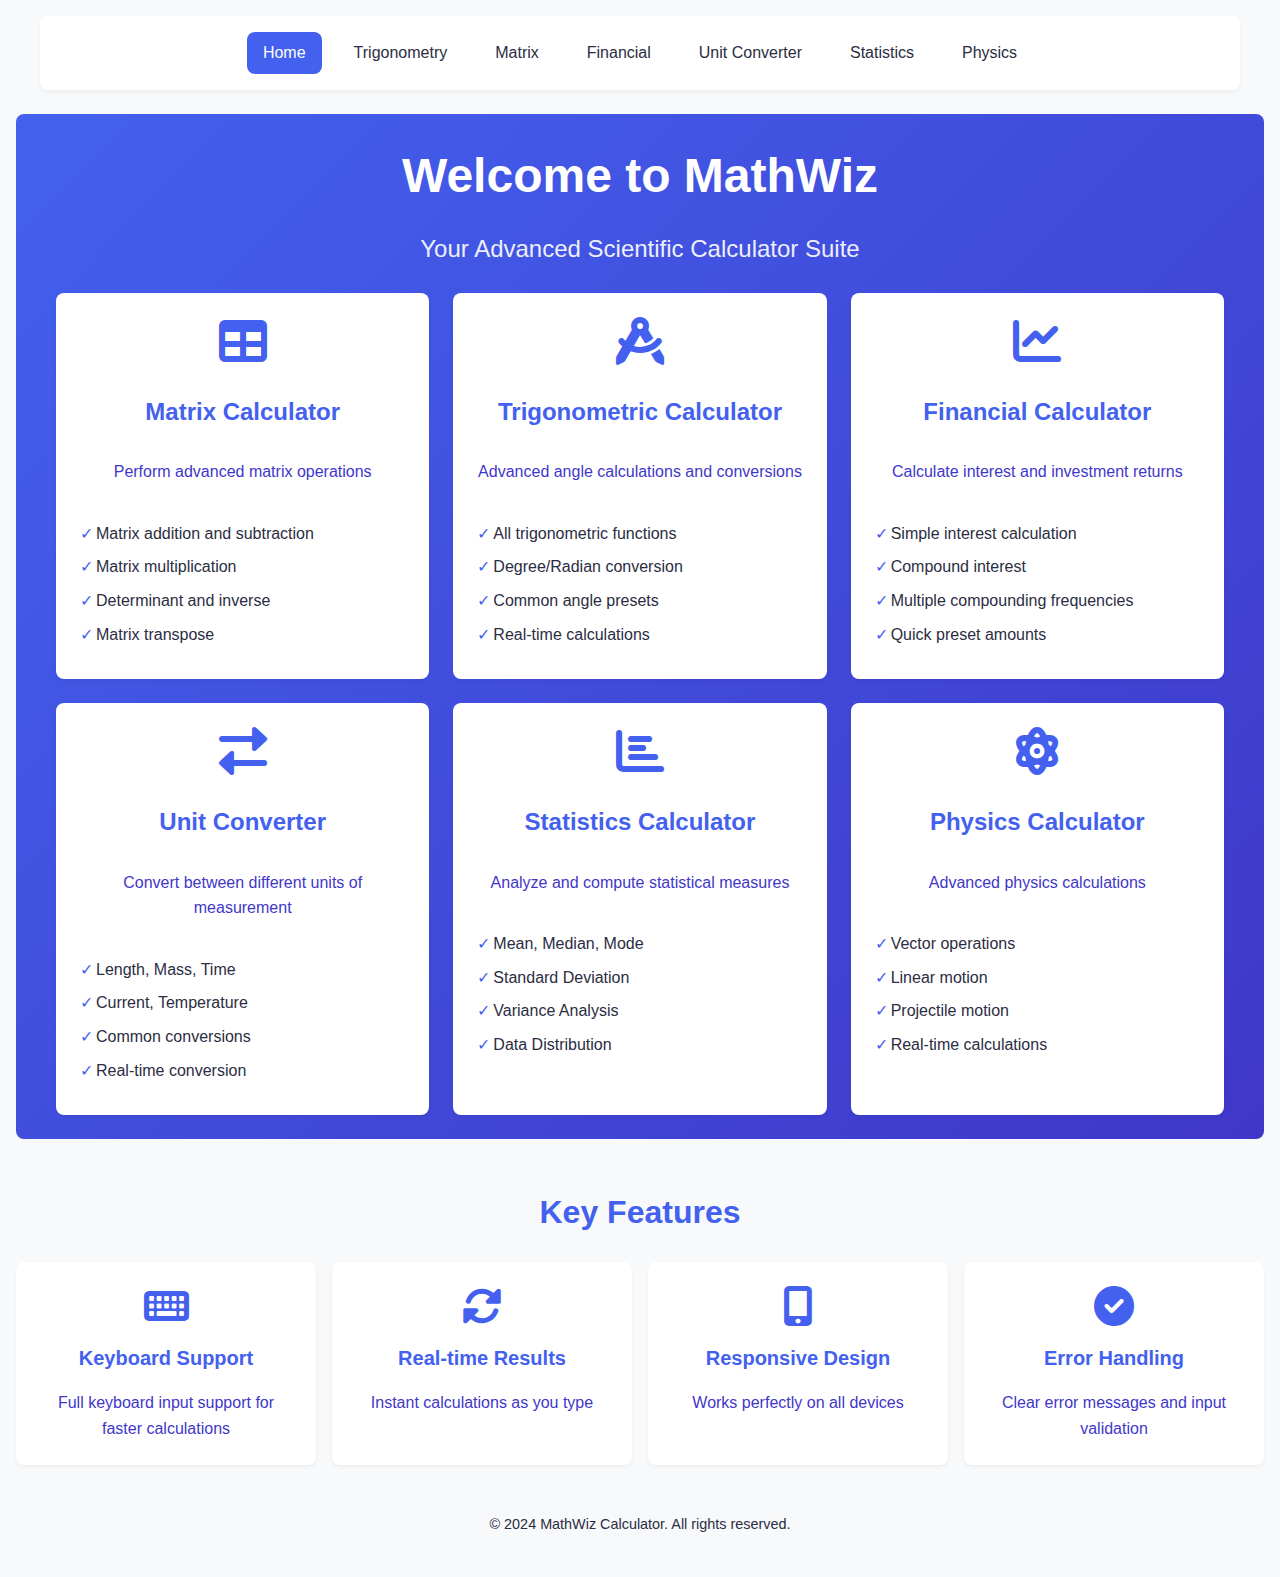
<file: index.html>
<!DOCTYPE html>
<html lang="en">
<head>
    <meta charset="UTF-8">
    <meta name="viewport" content="width=device-width, initial-scale=1.0">
    <title>MathWiz - Advanced Scientific Calculator</title>
    <link rel="stylesheet" href="styles.css">
    <link rel="stylesheet" href="https://cdnjs.cloudflare.com/ajax/libs/font-awesome/6.0.0/css/all.min.css">
    <script src="js/nav.js" defer></script>
</head>
<body>
    <div class="container">
        <nav class="nav-menu">
            <button class="menu-toggle" aria-label="Toggle navigation menu">
                <i class="fas fa-bars"></i>
            </button>
            <div class="nav-links">
                <a href="index.html" class="nav-link active">Home</a>
                <a href="trig.html" class="nav-link">Trigonometry</a>
                <a href="matrix.html" class="nav-link">Matrix</a>
                <a href="financial.html" class="nav-link">Financial</a>
                <a href="unit.html" class="nav-link">Unit Converter</a>
                <a href="statistics.html" class="nav-link">Statistics</a>
                <a href="physics.html" class="nav-link">Physics</a>
            </div>
        </nav>

        <main>
            <section class="hero">
                <div class="hero-content">
                    <h1>Welcome to MathWiz</h1>
                    <p class="hero-subtitle">Your Advanced Scientific Calculator Suite</p>
                    <div class="calculator-cards">
                        <a href="matrix.html" class="calc-card">
                            <i class="fas fa-table"></i>
                            <h3>Matrix Calculator</h3>
                            <p>Perform advanced matrix operations</p>
                            <ul>
                                <li>Matrix addition and subtraction</li>
                                <li>Matrix multiplication</li>
                                <li>Determinant and inverse</li>
                                <li>Matrix transpose</li>
                            </ul>
                        </a>
                        <a href="trig.html" class="calc-card">
                            <i class="fas fa-drafting-compass"></i>
                            <h3>Trigonometric Calculator</h3>
                            <p>Advanced angle calculations and conversions</p>
                            <ul>
                                <li>All trigonometric functions</li>
                                <li>Degree/Radian conversion</li>
                                <li>Common angle presets</li>
                                <li>Real-time calculations</li>
                            </ul>
                        </a>
                        <a href="financial.html" class="calc-card">
                            <i class="fas fa-chart-line"></i>
                            <h3>Financial Calculator</h3>
                            <p>Calculate interest and investment returns</p>
                            <ul>
                                <li>Simple interest calculation</li>
                                <li>Compound interest</li>
                                <li>Multiple compounding frequencies</li>
                                <li>Quick preset amounts</li>
                            </ul>
                        </a>
                        <a href="unit.html" class="calc-card">
                            <i class="fas fa-exchange-alt"></i>
                            <h3>Unit Converter</h3>
                            <p>Convert between different units of measurement</p>
                            <ul>
                                <li>Length, Mass, Time</li>
                                <li>Current, Temperature</li>
                                <li>Common conversions</li>
                                <li>Real-time conversion</li>
                            </ul>
                        </a>
                        <a href="statistics.html" class="calc-card">
                            <i class="fas fa-chart-bar"></i>
                            <h3>Statistics Calculator</h3>
                            <p>Analyze and compute statistical measures</p>
                            <ul>
                                <li>Mean, Median, Mode</li>
                                <li>Standard Deviation</li>
                                <li>Variance Analysis</li>
                                <li>Data Distribution</li>
                            </ul>
                        </a>
                        <a href="physics.html" class="calc-card">
                            <i class="fas fa-atom"></i>
                            <h3>Physics Calculator</h3>
                            <p>Advanced physics calculations</p>
                            <ul>
                                <li>Vector operations</li>
                                <li>Linear motion</li>
                                <li>Projectile motion</li>
                                <li>Real-time calculations</li>
                            </ul>
                        </a>
                    </div>
                </div>
            </section>

            <section class="features">
                <h2>Key Features</h2>
                <div class="feature-grid">
                    <div class="feature-item">
                        <i class="fas fa-keyboard"></i>
                        <h3>Keyboard Support</h3>
                        <p>Full keyboard input support for faster calculations</p>
                    </div>
                    <div class="feature-item">
                        <i class="fas fa-sync-alt"></i>
                        <h3>Real-time Results</h3>
                        <p>Instant calculations as you type</p>
                    </div>
                    <div class="feature-item">
                        <i class="fas fa-mobile-alt"></i>
                        <h3>Responsive Design</h3>
                        <p>Works perfectly on all devices</p>
                    </div>
                    <div class="feature-item">
                        <i class="fas fa-check-circle"></i>
                        <h3>Error Handling</h3>
                        <p>Clear error messages and input validation</p>
                    </div>
                </div>
            </section>
        </main>

        <footer>
            <p>&copy; 2024 MathWiz Calculator. All rights reserved.</p>
        </footer>
    </div>

    <script src="js/utils.js"></script>
</body>
</html>
</file>
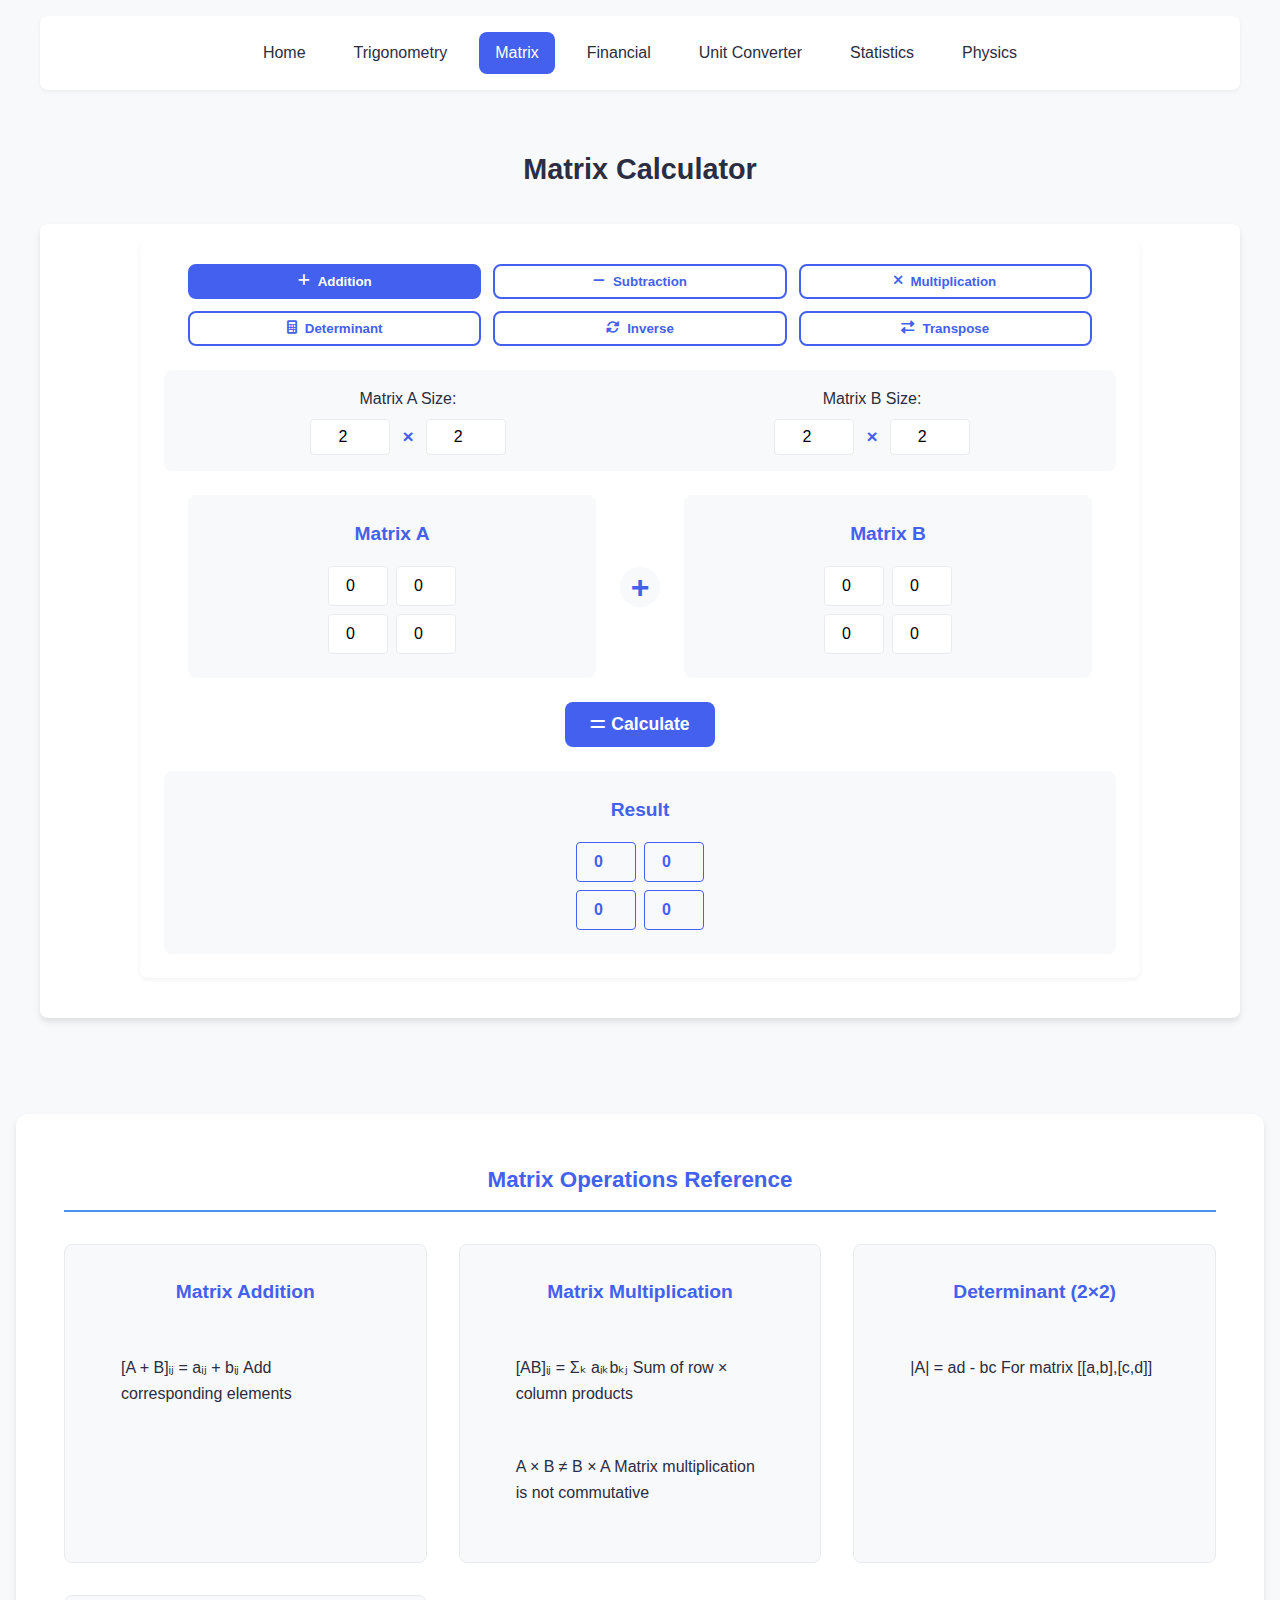
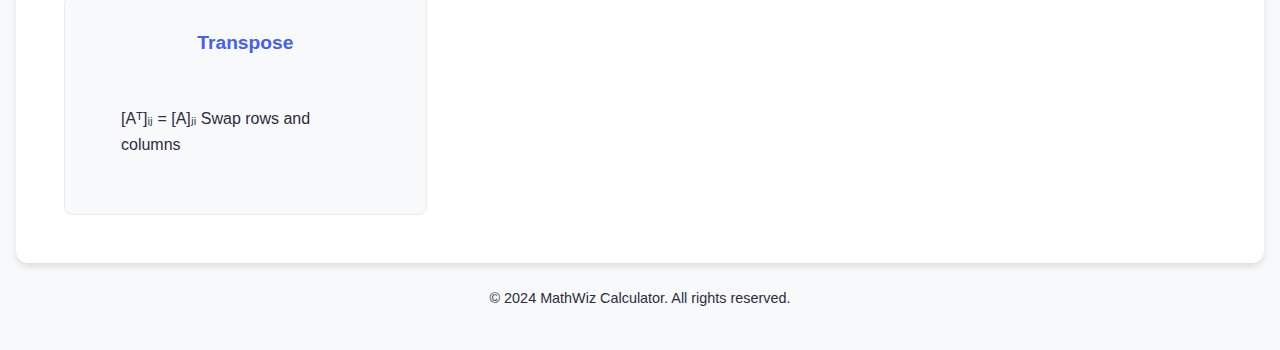
<file: matrix.html>
<!DOCTYPE html>
<html lang="en">

<head>
    <meta charset="UTF-8">
    <meta name="viewport" content="width=device-width, initial-scale=1.0">
    <title>Matrix Calculator - MathWiz</title>
    <link rel="stylesheet" href="styles.css">
    <link rel="stylesheet" href="https://cdnjs.cloudflare.com/ajax/libs/font-awesome/6.0.0/css/all.min.css">
    <script src="js/nav.js" defer></script>
</head>

<body>
    <div class="container">
        <nav class="nav-menu">
            <button class="menu-toggle" aria-label="Toggle navigation menu">
                <i class="fas fa-bars"></i>
            </button>
            <div class="nav-links">
                <a href="index.html" class="nav-link">Home</a>
                <a href="trig.html" class="nav-link">Trigonometry</a>
                <a href="matrix.html" class="nav-link active">Matrix</a>
                <a href="financial.html" class="nav-link">Financial</a>
                <a href="unit.html" class="nav-link">Unit Converter</a>
                <a href="statistics.html" class="nav-link">Statistics</a>
                <a href="physics.html" class="nav-link">Physics</a>
            </div>
        </nav>

        <main>
            <section class="calculator-section">

                <h2>Matrix Calculator</h2>

                <div class="calculator-container">

                    <div class="matrix-calculator card">

                        <!-- Matrix Operation Selection -->
                        <div class="matrix-operations">
                            <button class="btn operation-btn active" data-operation="add">
                                <i class="fas fa-plus"></i> Addition
                            </button>

                            <button class="btn operation-btn" data-operation="subtract">
                                <i class="fas fa-minus"></i> Subtraction
                            </button>

                            <button class="btn operation-btn" data-operation="multiply">
                                <i class="fas fa-times"></i> Multiplication
                            </button>

                            <button class="btn operation-btn" data-operation="determinant">
                                <i class="fas fa-calculator"></i> Determinant
                            </button>

                            <button class="btn operation-btn" data-operation="inverse">
                                <i class="fas fa-sync-alt"></i> Inverse
                            </button>

                            <button class="btn operation-btn" data-operation="transpose">
                                <i class="fas fa-exchange-alt"></i> Transpose
                            </button>
                        </div>

                        <!-- Matrix Size Controls -->
                        <div class="matrix-size-controls">
                            <div class="matrix-a-size">
                                <label>Matrix A Size:</label>
                                <div class="size-inputs">
                                    <input type="number" id="matrix-a-rows" min="1" max="5" value="2" placeholder="Rows">
                                    <span>×</span>
                                    <input type="number" id="matrix-a-cols" min="1" max="5" value="2" placeholder="Columns">
                                </div>
                            </div>

                            <div class="matrix-b-size">
                                <label>Matrix B Size:</label>
                                <div class="size-inputs">
                                    <input type="number" id="matrix-b-rows" min="1" max="5" value="2" placeholder="Rows">
                                    <span>×</span>
                                    <input type="number" id="matrix-b-cols" min="1" max="5" value="2" placeholder="Columns">
                                  </div>
                            </div>
                        </div>

                        <!-- Matrix Input Section -->
                        <div class="matrix-input-section">
                            <div class="matrix-input matrix-a">
                                <h3>Matrix A</h3>
                                <div class="matrix-grid" id="matrix-a-grid"></div>
                            </div>
                            <div class="operation-symbol">+</div>
                            <div class="matrix-input matrix-b">
                                <h3>Matrix B</h3>
                                <div class="matrix-grid" id="matrix-b-grid"></div>
                            </div>
                        </div>

                        <!-- Calculate Button -->
                        <button class="btn calculate-btn" id="calculate-matrix">
                            <i class="fas fa-equals"></i> Calculate
                        </button>

                        <!-- Result Section -->
                        <div class="matrix-result">
                            <h3>Result</h3>
                            <div class="matrix-grid" id="result-grid"></div>
                        </div>
                    </div>
                </div>
            </section>

            <section class="formula-reference">
                <h3>Matrix Operations Reference</h3>
                <div class="formula-grid">
                    <div class="formula-card">
                        <h4>Matrix Addition</h4>
                        <div class="formula-item">
                            <span class="formula-symbol">[A + B]ᵢⱼ = aᵢⱼ + bᵢⱼ</span>
                            <span class="formula-description">Add corresponding elements</span>
                        </div>
                    </div>

                    <div class="formula-card">
                        <h4>Matrix Multiplication</h4>
                        <div class="formula-item">
                            <span class="formula-symbol">[AB]ᵢⱼ = Σₖ aᵢₖbₖⱼ</span>
                            <span class="formula-description">Sum of row × column products</span>
                        </div>
                        <div class="formula-item">
                            <span class="formula-symbol">A × B ≠ B × A</span>
                            <span class="formula-description">Matrix multiplication is not commutative</span>
                        </div>
                    </div>

                    <div class="formula-card">
                        <h4>Determinant (2×2)</h4>
                        <div class="formula-item">
                            <span class="formula-symbol">|A| = ad - bc</span>
                            <span class="formula-description">For matrix [[a,b],[c,d]]</span>
                        </div>
                    </div>

                    <div class="formula-card">
                        <h4>Transpose</h4>
                        <div class="formula-item">
                            <span class="formula-symbol">[Aᵀ]ᵢⱼ = [A]ⱼᵢ</span>
                            <span class="formula-description">Swap rows and columns</span>
                        </div>
                    </div>
                </div>
            </section>
        </main>

        <footer>
            <p>&copy; 2024 MathWiz Calculator. All rights reserved.</p>
        </footer>
    </div>

    <script src="js/matrix.js"></script>

</body>
</html>
</file>
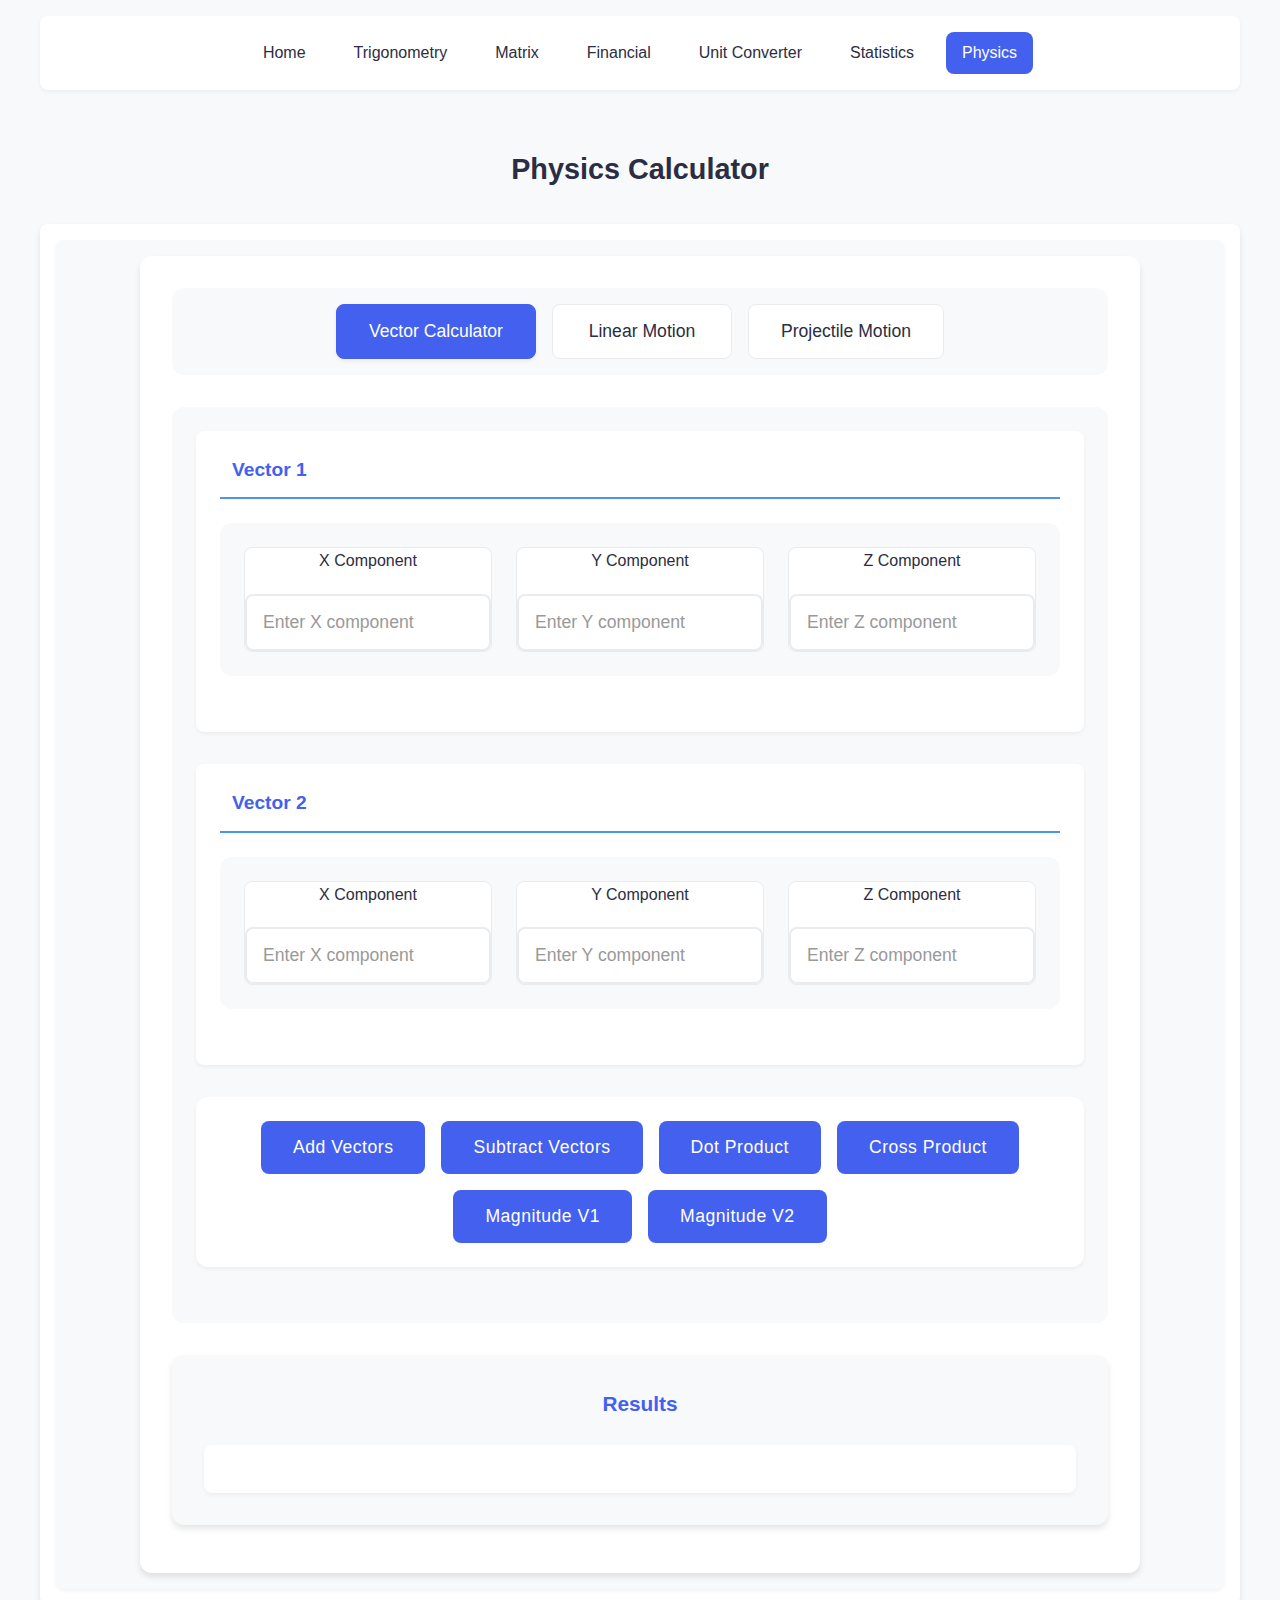
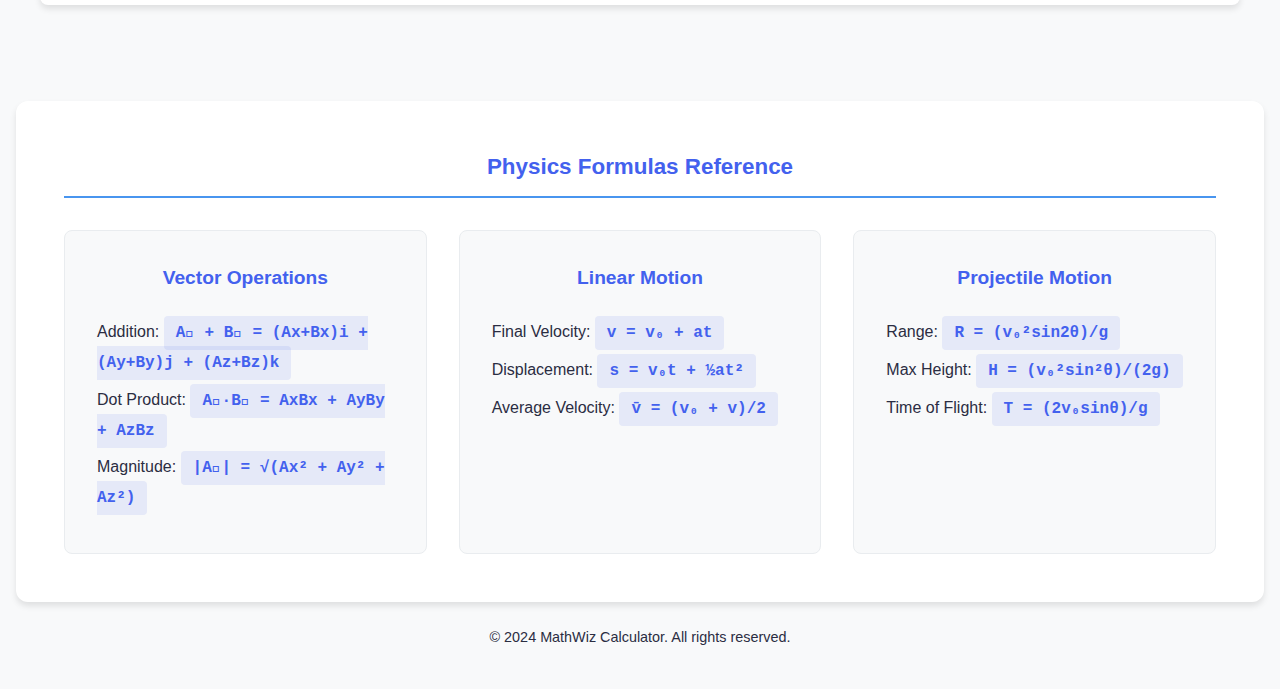
<file: physics.html>
<!DOCTYPE html>
<html lang="en">
<head>
    <meta charset="UTF-8">
    <meta name="viewport" content="width=device-width, initial-scale=1.0">
    <title>MathWiz - Physics Calculator</title>
    <link rel="stylesheet" href="styles.css">
    <link rel="stylesheet" href="https://cdnjs.cloudflare.com/ajax/libs/font-awesome/6.0.0/css/all.min.css">
    <script src="js/nav.js" defer></script>
</head>
<body>
    <div class="container">
        <nav class="nav-menu">
            <button class="menu-toggle" aria-label="Toggle navigation menu">
                <i class="fas fa-bars"></i>
            </button>
            <div class="nav-links">
                <a href="index.html" class="nav-link">Home</a>
                <a href="trig.html" class="nav-link">Trigonometry</a>
                <a href="matrix.html" class="nav-link">Matrix</a>
                <a href="financial.html" class="nav-link">Financial</a>
                <a href="unit.html" class="nav-link">Unit Converter</a>
                <a href="statistics.html" class="nav-link">Statistics</a>
                <a href="physics.html" class="nav-link active">Physics</a>
            </div>
        </nav>

        <main>
            <section class="calculator-section">
                <h2>Physics Calculator</h2>
                <div class="calculator-container">
                    <div class="calculator-wrapper">
                        <div class="calculator physics-calc">
                            <div class="calculator-type-toggle">
                                <button class="toggle-btn active" data-type="vector">Vector Calculator</button>
                                <button class="toggle-btn" data-type="linear">Linear Motion</button>
                                <button class="toggle-btn" data-type="projectile">Projectile Motion</button>
                            </div>

                            <!-- Vector Calculator Section -->
                            <div class="calculator-inputs vector-inputs">
                                <div class="input-group">
                                    <h3>Vector 1</h3>
                                    <div class="vector-components">
                                        <div class="input-wrapper">
                                            <label for="v1x">X Component</label>
                                            <input type="number" id="v1x" placeholder="Enter X component">
                                        </div>
                                        <div class="input-wrapper">
                                            <label for="v1y">Y Component</label>
                                            <input type="number" id="v1y" placeholder="Enter Y component">
                                        </div>
                                        <div class="input-wrapper">
                                            <label for="v1z">Z Component</label>
                                            <input type="number" id="v1z" placeholder="Enter Z component">
                                        </div>
                                    </div>
                                </div>

                                <div class="input-group">
                                    <h3>Vector 2</h3>
                                    <div class="vector-components">
                                        <div class="input-wrapper">
                                            <label for="v2x">X Component</label>
                                            <input type="number" id="v2x" placeholder="Enter X component">
                                        </div>
                                        <div class="input-wrapper">
                                            <label for="v2y">Y Component</label>
                                            <input type="number" id="v2y" placeholder="Enter Y component">
                                        </div>
                                        <div class="input-wrapper">
                                            <label for="v2z">Z Component</label>
                                            <input type="number" id="v2z" placeholder="Enter Z component">
                                        </div>
                                    </div>
                                </div>

                                <div class="button-group">
                                    <button onclick="addVectors()">Add Vectors</button>
                                    <button onclick="subtractVectors()">Subtract Vectors</button>
                                    <button onclick="dotProduct()">Dot Product</button>
                                    <button onclick="crossProduct()">Cross Product</button>
                                    <button onclick="magnitude('v1')">Magnitude V1</button>
                                    <button onclick="magnitude('v2')">Magnitude V2</button>
                                </div>
                            </div>

                            <!-- Linear Motion Calculator Section -->
                            <div class="calculator-inputs linear-inputs" style="display: none;">
                                <div class="input-group">
                                    <label for="initial-velocity">Initial Velocity (m/s)</label>
                                    <input type="number" id="initial-velocity" placeholder="Enter initial velocity">
                                </div>
                                <div class="input-group">
                                    <label for="acceleration">Acceleration (m/s²)</label>
                                    <input type="number" id="acceleration" placeholder="Enter acceleration">
                                </div>
                                <div class="input-group">
                                    <label for="time">Time (s)</label>
                                    <input type="number" id="time" placeholder="Enter time">
                                </div>
                                <div class="button-group">
                                    <button onclick="calculateLinearMotion()">Calculate</button>
                                </div>
                            </div>

                            <!-- Projectile Motion Calculator Section -->
                            <div class="calculator-inputs projectile-inputs" style="display: none;">
                                <div class="input-group">
                                    <label for="initial-velocity-p">Initial Velocity (m/s)</label>
                                    <input type="number" id="initial-velocity-p" placeholder="Enter initial velocity">
                                </div>
                                <div class="input-group">
                                    <label for="angle">Launch Angle (degrees)</label>
                                    <input type="number" id="angle" placeholder="Enter launch angle">
                                </div>
                                <div class="input-group">
                                    <label for="height">Initial Height (m)</label>
                                    <input type="number" id="height" placeholder="Enter initial height">
                                </div>
                                <div class="button-group">
                                    <button onclick="calculateProjectileMotion()">Calculate</button>
                                </div>
                            </div>

                            <div class="result-section">
                                <h3>Results</h3>
                                <div id="physics-result" class="result-display"></div>
                            </div>
                        </div>
                    </div>
                </div>
            </section>

            <section class="formula-reference">
                <h3>Physics Formulas Reference</h3>
                <div class="formula-grid">
                    <div class="formula-card">
                        <h4>Vector Operations</h4>
                        <p>Addition: <strong>A⃗ + B⃗ = (Ax+Bx)i + (Ay+By)j + (Az+Bz)k</strong></p>
                        <p>Dot Product: <strong>A⃗·B⃗ = AxBx + AyBy + AzBz</strong></p>
                        <p>Magnitude: <strong>|A⃗| = √(Ax² + Ay² + Az²)</strong></p>
                    </div>
                    <div class="formula-card">
                        <h4>Linear Motion</h4>
                        <p>Final Velocity: <strong>v = v₀ + at</strong></p>
                        <p>Displacement: <strong>s = v₀t + ½at²</strong></p>
                        <p>Average Velocity: <strong>v̄ = (v₀ + v)/2</strong></p>
                    </div>
                    <div class="formula-card">
                        <h4>Projectile Motion</h4>
                        <p>Range: <strong>R = (v₀²sin2θ)/g</strong></p>
                        <p>Max Height: <strong>H = (v₀²sin²θ)/(2g)</strong></p>
                        <p>Time of Flight: <strong>T = (2v₀sinθ)/g</strong></p>
                    </div>
                </div>
            </section>
        </main>

        <footer>
            <p>&copy; 2024 MathWiz Calculator. All rights reserved.</p>
        </footer>
    </div>

    <script src="js/utils.js"></script>
    <script src="js/physics.js"></script>
</body>
</html>
</file>
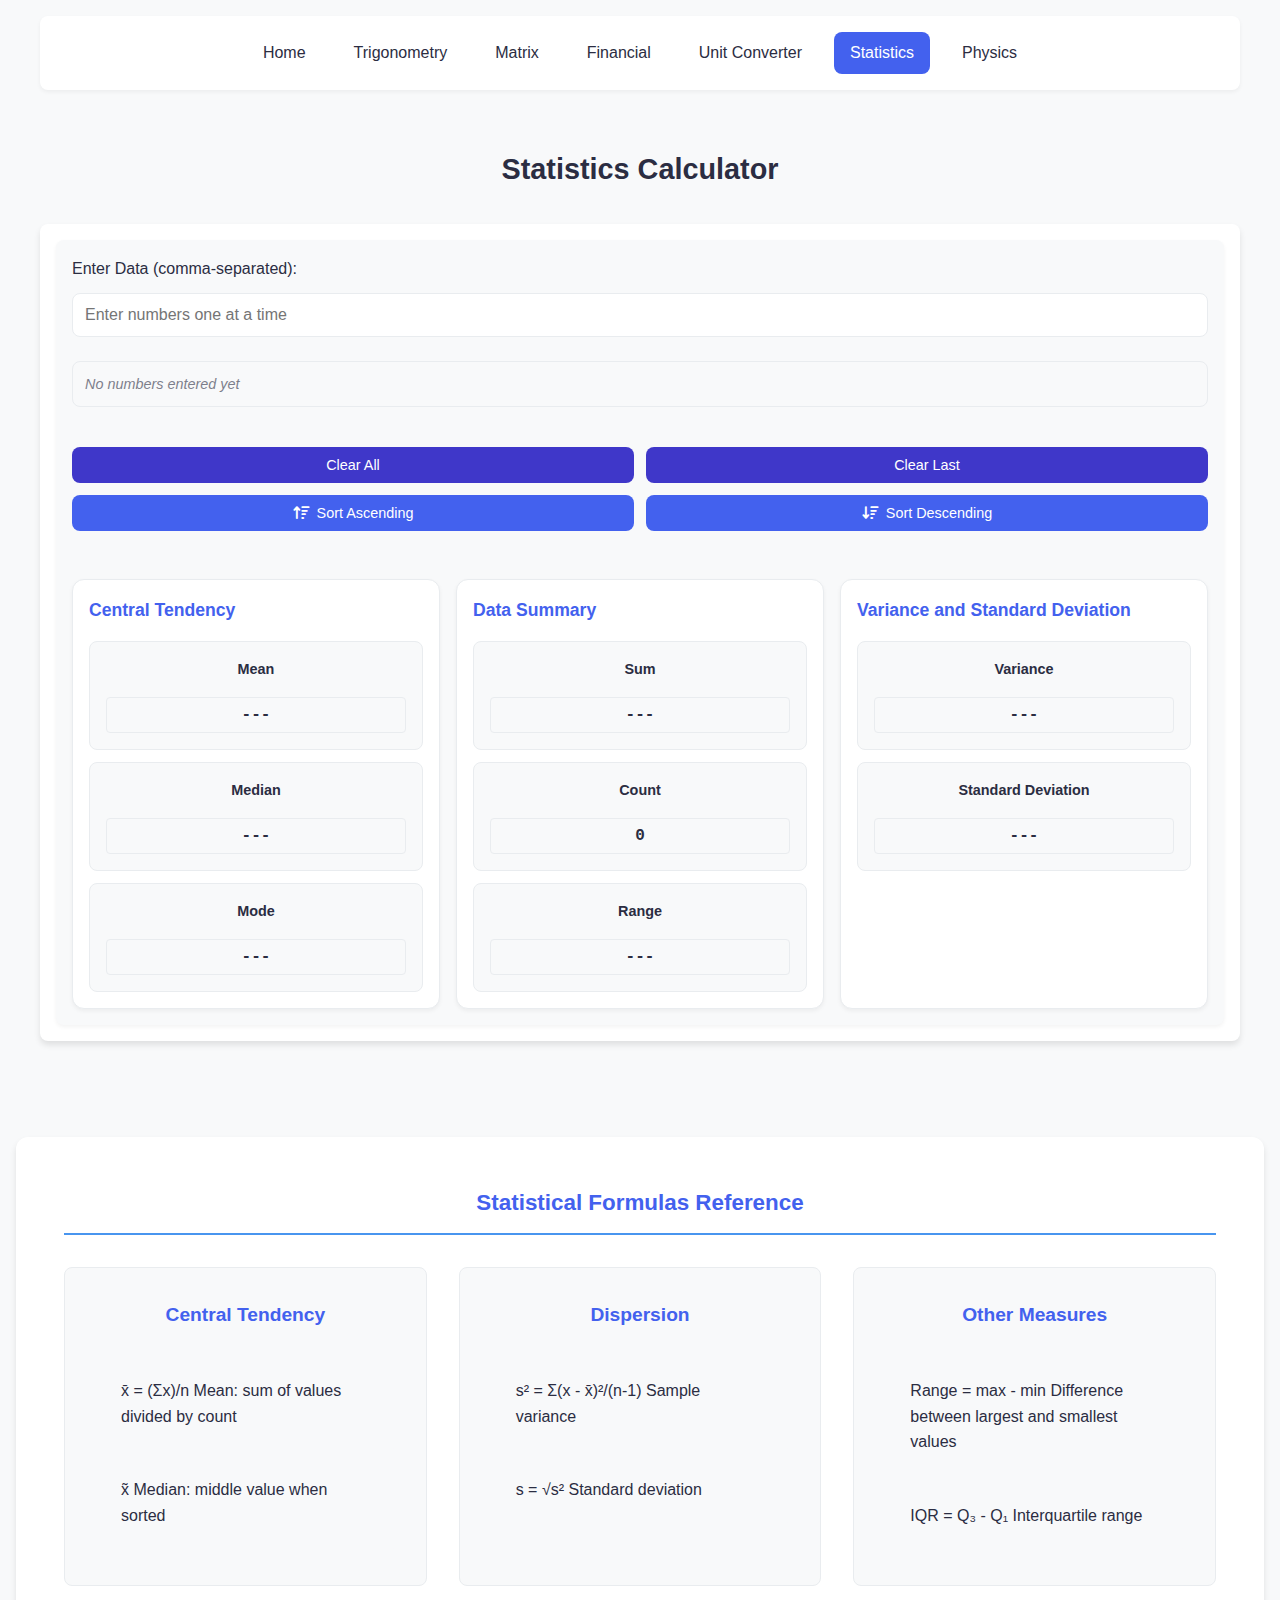
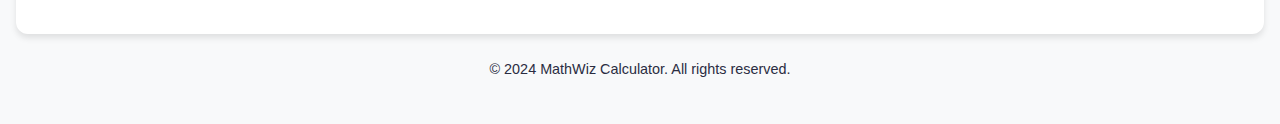
<file: statistics.html>
<!DOCTYPE html>
<html lang="en">
<head>
    <meta charset="UTF-8">
    <meta name="viewport" content="width=device-width, initial-scale=1.0">
    <title>MathWiz - Statistics Calculator</title>
    <link rel="stylesheet" href="styles.css">
    <link rel="stylesheet" href="https://cdnjs.cloudflare.com/ajax/libs/font-awesome/6.0.0/css/all.min.css">
    <script src="js/nav.js" defer></script>
</head>
<body>
    <div class="container">
        <nav class="nav-menu">
            <button class="menu-toggle" aria-label="Toggle navigation menu">
                <i class="fas fa-bars"></i>
            </button>
            <div class="nav-links">
                <a href="index.html" class="nav-link">Home</a>
                <a href="trig.html" class="nav-link">Trigonometry</a>
                <a href="matrix.html" class="nav-link">Matrix</a>
                <a href="financial.html" class="nav-link">Financial</a>
                <a href="unit.html" class="nav-link">Unit Converter</a>
                <a href="statistics.html" class="nav-link active">Statistics</a>
                <a href="physics.html" class="nav-link">Physics</a>
            </div>
        </nav>

        <main>
            <section class="calculator-section">
                <h2>Statistics Calculator</h2>
                <div class="calculator-container">
                    <div class="stats-calc calculator-wrapper">
                        <div class="data-input">
                            <label for="data">Enter Data (comma-separated):</label>
                            <input type="number" id="data" step="any" placeholder="Enter numbers one at a time" onkeydown="if(event.key === ',' || event.key === 'Enter') addNumber(event)">
                            <div id="numbers-list" class="numbers-list"></div>
                            <div class="action-buttons">
                                <div class="clear-buttons">
                                    <button onclick="clearNumbers()" class="clear-btn">Clear All</button>
                                    <button onclick="clearLastNumber()" class="clear-btn">Clear Last</button>
                                </div>
                                <div class="sort-buttons">
                                    <button onclick="sortNumbers('asc')" class="sort-btn"><i class="fas fa-sort-amount-up"></i> Sort Ascending</button>
                                    <button onclick="sortNumbers('desc')" class="sort-btn"><i class="fas fa-sort-amount-down"></i> Sort Descending</button>
                                </div>
                            </div>
                        </div>
                        
                        <div class="stats-results">
                            <div class="result-group">
                                <h3>Central Tendency</h3>
                                <div class="result-box">
                                    <label>Mean</label>
                                    <input type="text" id="mean-result" readonly>
                                </div>
                                <div class="result-box">
                                    <label>Median</label>
                                    <input type="text" id="median-result" readonly>
                                </div>
                                <div class="result-box">
                                    <label>Mode</label>
                                    <input type="text" id="mode-result" readonly>
                                </div>
                            </div>

                            <div class="result-group">
                                <h3>Data Summary</h3>
                                <div class="result-box">
                                    <label>Count</label>
                                    <input type="text" id="count-result" readonly>
                                </div>
                                <div class="result-box">
                                    <label>Sum</label>
                                    <input type="text" id="sum-result" readonly>
                                </div>
                                <div class="result-box">
                                    <label>Range</label>
                                    <input type="text" id="range-result" readonly>
                                </div>
                                <div class="result-box">
                                    <label>Variance</label>
                                    <input type="text" id="variance-result" readonly>
                                </div>
                                <div class="result-box">
                                    <label>Standard Deviation</label>
                                    <input type="text" id="stddev-result" readonly>
                                </div>
                            </div>
                        </div>
                    </div>
                </div>
            </section>

            <section class="formula-reference">
                <h3>Statistical Formulas Reference</h3>
                <div class="formula-grid">
                    <div class="formula-card">
                        <h4>Central Tendency</h4>
                        <div class="formula-item">
                            <span class="formula-symbol">x̄ = (Σx)/n</span>
                            <span class="formula-description">Mean: sum of values divided by count</span>
                        </div>
                        <div class="formula-item">
                            <span class="formula-symbol">x̃</span>
                            <span class="formula-description">Median: middle value when sorted</span>
                        </div>
                    </div>

                    <div class="formula-card">
                        <h4>Dispersion</h4>
                        <div class="formula-item">
                            <span class="formula-symbol">s² = Σ(x - x̄)²/(n-1)</span>
                            <span class="formula-description">Sample variance</span>
                        </div>
                        <div class="formula-item">
                            <span class="formula-symbol">s = √s²</span>
                            <span class="formula-description">Standard deviation</span>
                        </div>
                    </div>

                    <div class="formula-card">
                        <h4>Other Measures</h4>
                        <div class="formula-item">
                            <span class="formula-symbol">Range = max - min</span>
                            <span class="formula-description">Difference between largest and smallest values</span>
                        </div>
                        <div class="formula-item">
                            <span class="formula-symbol">IQR = Q₃ - Q₁</span>
                            <span class="formula-description">Interquartile range</span>
                        </div>
                    </div>
                </div>
            </section>
        </main>

        <footer>
            <p>&copy; 2024 MathWiz Calculator. All rights reserved.</p>
        </footer>
    </div>

    <script src="js/utils.js"></script>
    <script src="js/statistics.js"></script>
</body>
</html>
</file>
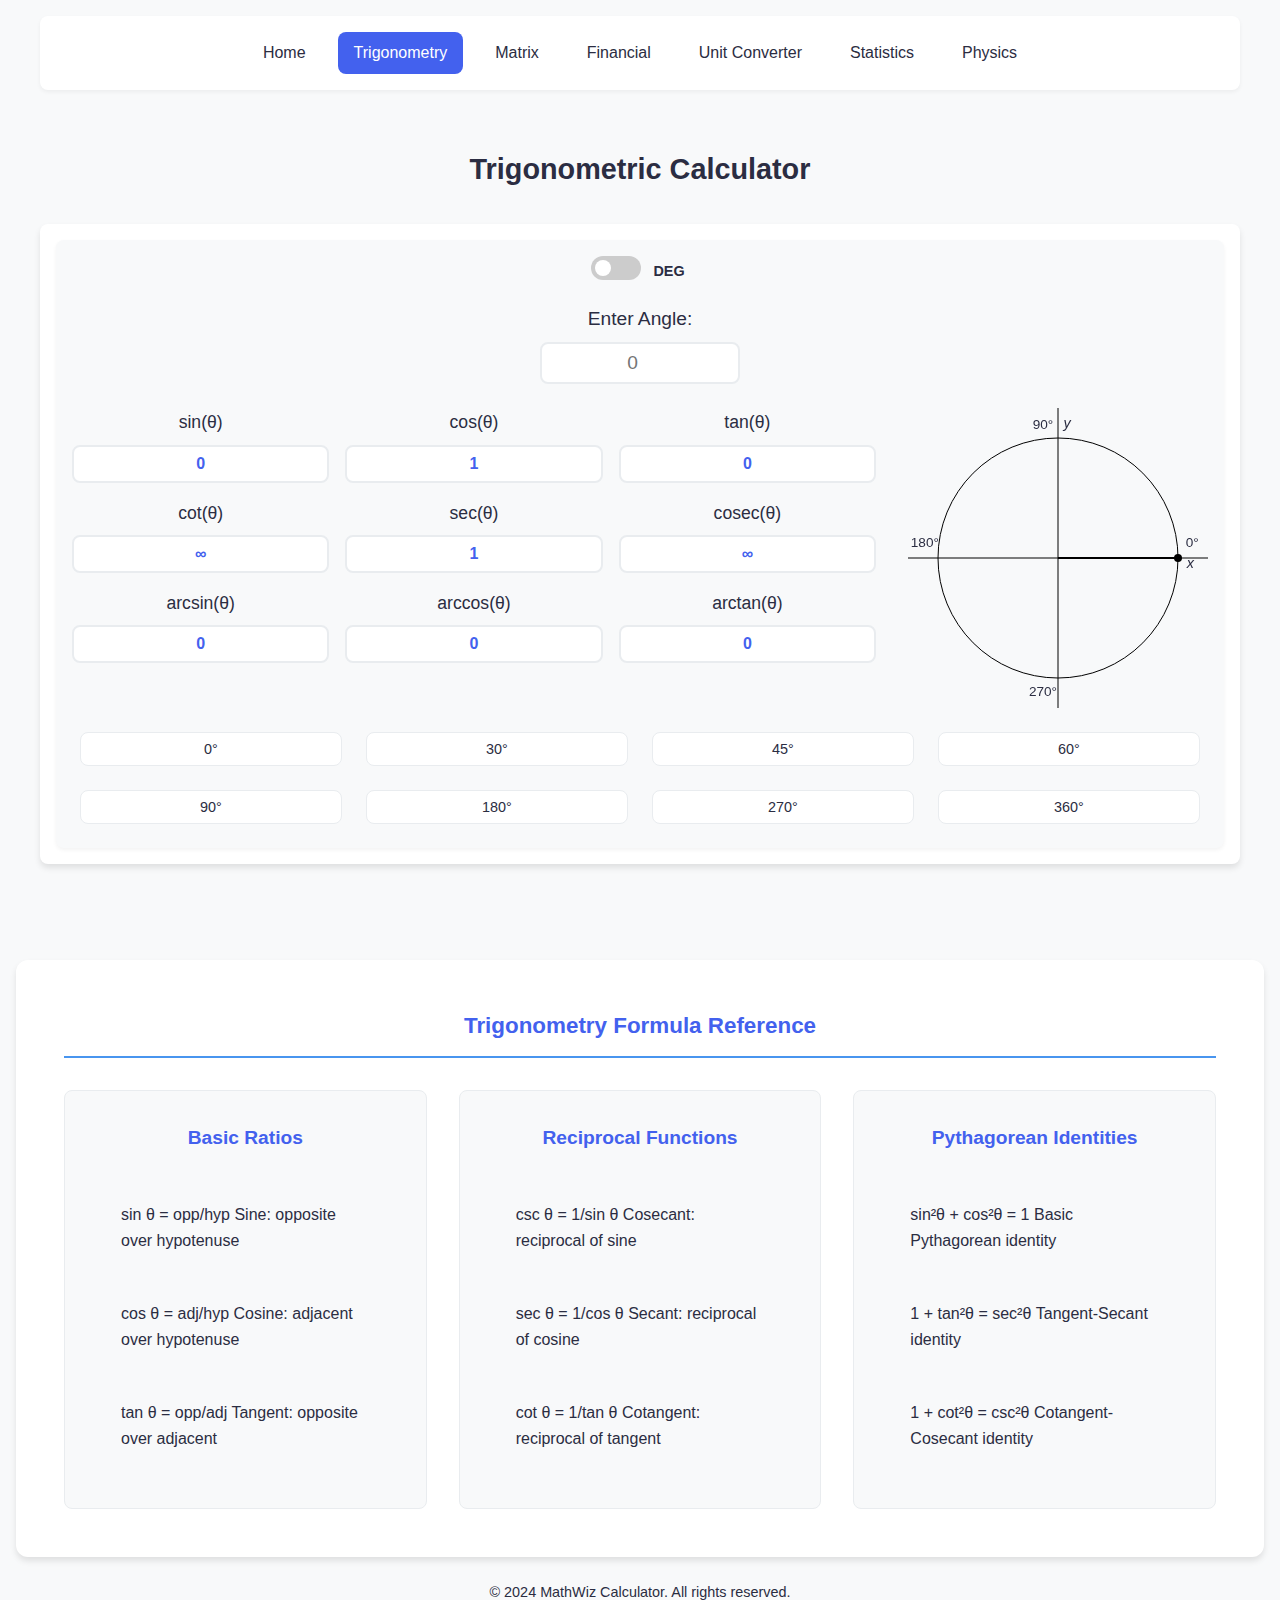
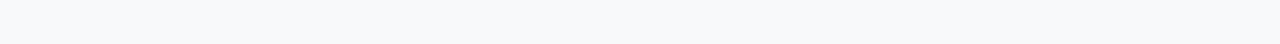
<file: trig.html>
<!DOCTYPE html>
<html lang="en">
<head>
    <meta charset="UTF-8">
    <meta name="viewport" content="width=device-width, initial-scale=1.0">
    <title>MathWiz - Trigonometric Calculator</title>
    <link rel="stylesheet" href="styles.css">
    <link rel="stylesheet" href="https://cdnjs.cloudflare.com/ajax/libs/font-awesome/6.0.0/css/all.min.css">
    <script src="js/nav.js" defer></script>
</head>
<body>
    <div class="container">
        <nav class="nav-menu">
            <button class="menu-toggle" aria-label="Toggle navigation menu">
                <i class="fas fa-bars"></i>
            </button>
            <div class="nav-links">
                <a href="index.html" class="nav-link">Home</a>
                <a href="trig.html" class="nav-link active">Trigonometry</a>
                <a href="matrix.html" class="nav-link">Matrix</a>
                <a href="financial.html" class="nav-link">Financial</a>
                <a href="unit.html" class="nav-link">Unit Converter</a>
                <a href="statistics.html" class="nav-link">Statistics</a>
                <a href="physics.html" class="nav-link">Physics</a>
            </div>
        </nav>

        <main>
            <section id="trig" class="calculator-section">
                <h2>Trigonometric Calculator</h2>
                <div class="calculator-container">
                    <div class="trig-calc calculator-wrapper" id="angle-subtype">
                        <div class="angle-input">
                            <div class="unit-toggle">
                                <label class="switch">
                                    <input type="checkbox" id="angle-unit" tabindex="1">
                                    <span class="slider round"></span>
                                </label>
                                <span class="unit-label">DEG</span>
                            </div>
                            <label for="angle">Enter Angle:</label>
                            <input type="number" id="angle" placeholder="0" tabindex="2">
                        </div>
                        <div class="trig-content">
                            <div class="trig-results">
                                <div class="result-box">
                                    <label>sin(θ)</label>
                                    <input type="text" id="sin-result" tabindex="3">
                                </div>
                                <div class="result-box">
                                    <label>cos(θ)</label>
                                    <input type="text" id="cos-result" tabindex="4">
                                </div>
                                <div class="result-box">
                                    <label>tan(θ)</label>
                                    <input type="text" id="tan-result" tabindex="5">
                                </div>
                                <div class="result-box">
                                    <label>cot(θ)</label>
                                    <input type="text" id="cot-result" tabindex="6">
                                </div>
                                <div class="result-box">
                                    <label>sec(θ)</label>
                                    <input type="text" id="sec-result" tabindex="7">
                                </div>
                                <div class="result-box">
                                    <label>cosec(θ)</label>
                                    <input type="text" id="cosec-result" tabindex="8">
                                </div>
                                <div class="result-box">
                                    <label>arcsin(θ)</label>
                                    <input type="text" id="arcsin-result" readonly tabindex="9">
                                </div>
                                <div class="result-box">
                                    <label>arccos(θ)</label>
                                    <input type="text" id="arccos-result" readonly tabindex="10">
                                </div>
                                <div class="result-box">
                                    <label>arctan(θ)</label>
                                    <input type="text" id="arctan-result" readonly tabindex="11">
                                </div>
                            </div>
                            <div class="unit-circle-container">
                                <canvas id="unit-circle" width="300" height="300"></canvas>
                                <div class="circle-labels">
                                    <span class="label-0">0°</span>
                                    <span class="label-90">90°</span>
                                    <span class="label-180">180°</span>
                                    <span class="label-270">270°</span>
                                </div>
                                <div class="axis-labels">
                                    <span class="label-x">x</span>
                                    <span class="label-y">y</span>
                                </div>
                            </div>
                        </div>
                        <div class="angle-presets">
                            <button class="preset-btn" data-angle="0">0°</button>
                            <button class="preset-btn" data-angle="30">30°</button>
                            <button class="preset-btn" data-angle="45">45°</button>
                            <button class="preset-btn" data-angle="60">60°</button>
                            <button class="preset-btn" data-angle="90">90°</button>
                            <button class="preset-btn" data-angle="180">180°</button>
                            <button class="preset-btn" data-angle="270">270°</button>
                            <button class="preset-btn" data-angle="360">360°</button>
                        </div>
                    </div>
                </div>
            </section>

            <section class="formula-reference">
                <h3>Trigonometry Formula Reference</h3>
                <div class="formula-grid">
                    <div class="formula-card">
                        <h4>Basic Ratios</h4>
                        <div class="formula-item">
                            <span class="formula-symbol">sin θ = opp/hyp</span>
                            <span class="formula-description">Sine: opposite over hypotenuse</span>
                        </div>
                        <div class="formula-item">
                            <span class="formula-symbol">cos θ = adj/hyp</span>
                            <span class="formula-description">Cosine: adjacent over hypotenuse</span>
                        </div>
                        <div class="formula-item">
                            <span class="formula-symbol">tan θ = opp/adj</span>
                            <span class="formula-description">Tangent: opposite over adjacent</span>
                        </div>
                    </div>

                    <div class="formula-card">
                        <h4>Reciprocal Functions</h4>
                        <div class="formula-item">
                            <span class="formula-symbol">csc θ = 1/sin θ</span>
                            <span class="formula-description">Cosecant: reciprocal of sine</span>
                        </div>
                        <div class="formula-item">
                            <span class="formula-symbol">sec θ = 1/cos θ</span>
                            <span class="formula-description">Secant: reciprocal of cosine</span>
                        </div>
                        <div class="formula-item">
                            <span class="formula-symbol">cot θ = 1/tan θ</span>
                            <span class="formula-description">Cotangent: reciprocal of tangent</span>
                        </div>
                    </div>

                    <div class="formula-card">
                        <h4>Pythagorean Identities</h4>
                        <div class="formula-item">
                            <span class="formula-symbol">sin²θ + cos²θ = 1</span>
                            <span class="formula-description">Basic Pythagorean identity</span>
                        </div>
                        <div class="formula-item">
                            <span class="formula-symbol">1 + tan²θ = sec²θ</span>
                            <span class="formula-description">Tangent-Secant identity</span>
                        </div>
                        <div class="formula-item">
                            <span class="formula-symbol">1 + cot²θ = csc²θ</span>
                            <span class="formula-description">Cotangent-Cosecant identity</span>
                        </div>
                    </div>
                </div>
            </section>
        </main>

        <footer>
            <p>&copy; 2024 MathWiz Calculator. All rights reserved.</p>
        </footer>
    </div>

    <script src="js/nav.js"></script>
    <script src="js/utils.js"></script>
    <script src="js/trig.js"></script>
</body>
</html>
</file>
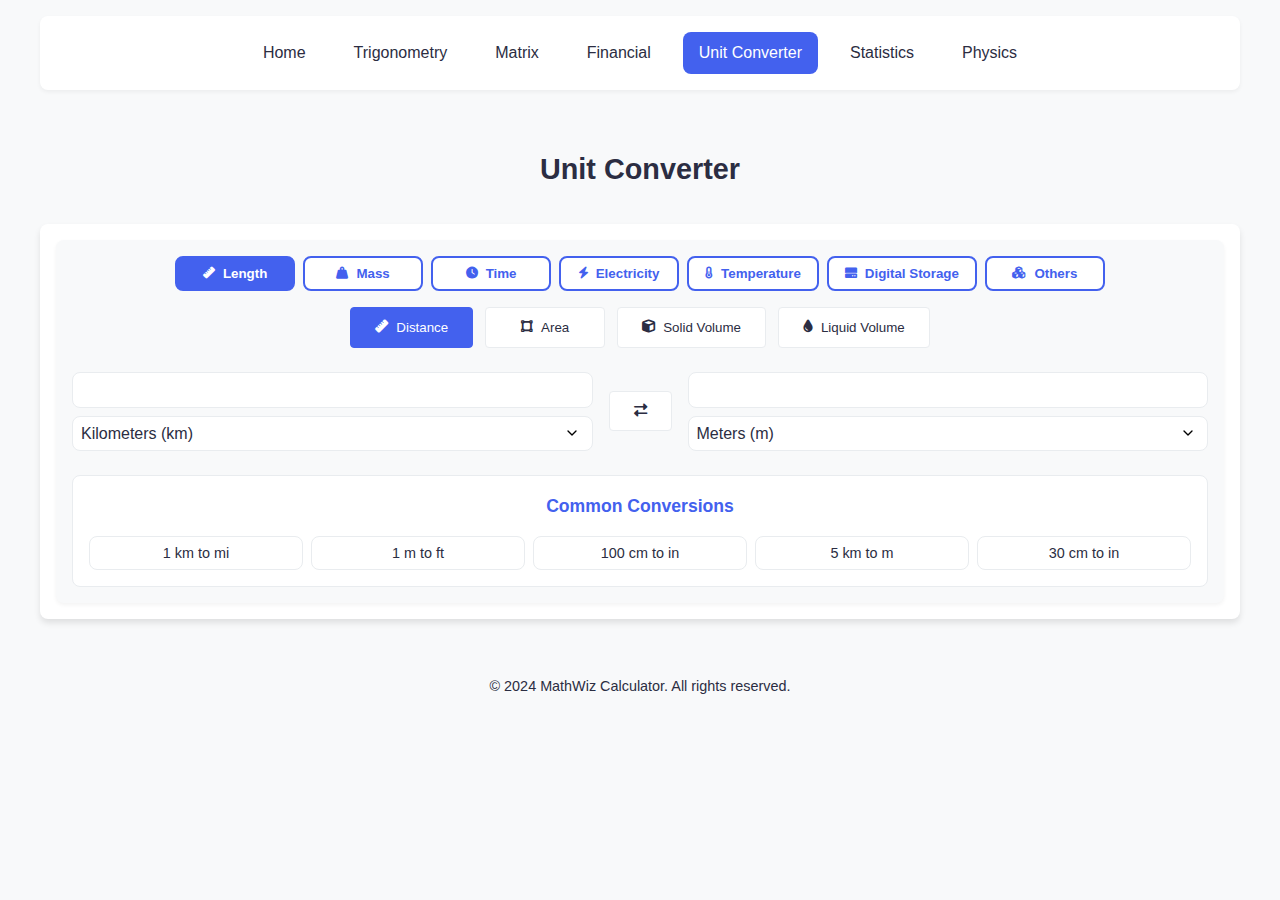
<file: unit.html>
<!DOCTYPE html>
<html lang="en">
<head>
    <meta charset="UTF-8">
    <meta name="viewport" content="width=device-width, initial-scale=1.0">
    <title>MathWiz - Unit Converter</title>
    <link rel="stylesheet" href="styles.css">
    <link rel="stylesheet" href="https://cdnjs.cloudflare.com/ajax/libs/font-awesome/6.0.0/css/all.min.css">
    <script src="js/nav.js" defer></script>
</head>
<body>
    <div class="container">
        <nav class="nav-menu">
            <button class="menu-toggle" aria-label="Toggle navigation menu">
                <i class="fas fa-bars"></i>
            </button>
            <div class="nav-links">
                <a href="index.html" class="nav-link">Home</a>
                <a href="trig.html" class="nav-link">Trigonometry</a>
                <a href="matrix.html" class="nav-link">Matrix</a>
                <a href="financial.html" class="nav-link">Financial</a>
                <a href="unit.html" class="nav-link active">Unit Converter</a>
                <a href="statistics.html" class="nav-link">Statistics</a>
                <a href="physics.html" class="nav-link">Physics</a>
            </div>
        </nav>

        <main>
            <section class="calculator-section">
                <h2>Unit Converter</h2>
                <div class="calculator-container">
                    <div class="unit-calc calculator-wrapper">
                        <div class="unit-type-selector">
                            <button class="btn operator unit-type-btn active" data-type="length"><i class="fas fa-ruler"></i> Length</button>
                            <button class="btn operator unit-type-btn" data-type="mass"><i class="fas fa-weight-hanging"></i> Mass</button>
                            <button class="btn operator unit-type-btn" data-type="time"><i class="fas fa-clock"></i> Time</button>
                            <button class="btn operator unit-type-btn" data-type="electricity"><i class="fas fa-bolt"></i> Electricity</button>
                            <button class="btn operator unit-type-btn" data-type="temperature"><i class="fas fa-thermometer-half"></i> Temperature</button>
                            <button class="btn operator unit-type-btn" data-type="storage"><i class="fas fa-hdd"></i> Digital Storage</button>
                            <button class="btn operator unit-type-btn" data-type="others"><i class="fas fa-cubes"></i> Others</button>
                        </div>

                        <div class="sub-type-container">
                            <div class="sub-type-selector">
                                <div class="length-subtypes">
                                    <div class="subtype-row">
                                        <button class="btn operator sub-type-btn active" data-subtype="distance"><i class="fas fa-ruler"></i> Distance</button>
                                        <button class="btn operator sub-type-btn" data-subtype="area"><i class="fas fa-vector-square"></i> Area</button>
                                        <button class="btn operator sub-type-btn" data-subtype="solidVolume"><i class="fas fa-cube"></i> Solid Volume</button>
                                        <button class="btn operator sub-type-btn" data-subtype="liquidVolume"><i class="fas fa-tint"></i> Liquid Volume</button>
                                    </div>
                                </div>
                                <div class="time-subtypes" style="display: none;">
                                    <div class="subtype-row">
                                        <button class="btn operator sub-type-btn active" data-subtype="standard"><i class="fas fa-clock"></i> Standard</button>
                                        <button class="btn operator sub-type-btn" data-subtype="speed"><i class="fas fa-tachometer-alt"></i> Speed</button>
                                        <button class="btn operator sub-type-btn" data-subtype="acceleration"><i class="fas fa-rocket"></i> Acceleration</button>
                                        <button class="btn operator sub-type-btn" data-subtype="duration"><i class="fas fa-hourglass-half"></i> Duration</button>
                                        <button class="btn operator sub-type-btn" data-subtype="frequency"><i class="fas fa-wave-square"></i> Frequency</button>
                                    </div>
                                </div>
                                <div class="electricity-subtypes">
                                    <div class="subtype-row">
                                        <button class="btn operator sub-type-btn" data-subtype="current"><i class="fas fa-bolt"></i> Current</button>
                                        <button class="btn operator sub-type-btn" data-subtype="voltage"><i class="fas fa-plug"></i> Voltage</button>
                                        <button class="btn operator sub-type-btn" data-subtype="power"><i class="fas fa-charging-station"></i> Power</button>
                                        <button class="btn operator sub-type-btn" data-subtype="resistance"><i class="fas fa-wave-square"></i> Resistance</button>
                                    </div>
                                </div>
                                <div class="storage-subtypes" style="display: none;">
                                    <div class="subtype-row">
                                        <button class="btn operator sub-type-btn active" data-subtype="binary"><i class="fas fa-microchip"></i> Binary (Base-2)</button>
                                        <button class="btn operator sub-type-btn" data-subtype="decimal"><i class="fas fa-calculator"></i> Decimal (Base-10)</button>
                                    </div>
                                </div>
                                <div class="others-subtypes" style="display: none;">
                                    <div class="subtype-row">
                                        <button class="btn operator sub-type-btn active" data-subtype="pressure"><i class="fas fa-compress-arrows-alt"></i> Pressure</button>
                                        <button class="btn operator sub-type-btn" data-subtype="density"><i class="fas fa-water"></i> Density</button>
                                        <button class="btn operator sub-type-btn" data-subtype="force"><i class="fas fa-fist-raised"></i> Force</button>
                                    </div>
                                </div>
                            </div>
                        </div>

                        <div class="converter-container">
                            <div class="input-group">
                                <input type="text" id="from-value" class="calculator-screen">
                                <select id="from-unit" class="unit-select">
                                    <!-- Units will be populated by JavaScript -->
                                </select>
                            </div>

                            <button id="swap-btn" class="btn operator" title="Swap units"><i class="fas fa-exchange-alt"></i></button>

                            <div class="input-group">
                                <input type="text" id="to-value" class="calculator-screen" readonly>
                                <select id="to-unit" class="unit-select">
                                    <!-- Units will be populated by JavaScript -->
                                </select>
                            </div>
                        </div>

                        <div class="common-conversions calculator-display">
                            <h3>Common Conversions</h3>
                            <div id="common-conversions-list">
                                <!-- Common conversions will be populated by JavaScript -->
                            </div>
                        </div>
                    </div>
                </div>
            </section>
        </main>

        <footer>
            <p>&copy; 2024 MathWiz Calculator. All rights reserved.</p>
        </footer>
    </div>
    <script src="js/utils.js"></script>
    <script src="js/unit.js"></script>
</body>
</html>
</file>
<file: styles.css>
/* CSS Variables */
:root {
    /* Colors */
    --primary: #4361ee;
    --primary-light: #4895ef;
    --secondary: #3f37c9;
    --success: #4cc9f0;
    --bg-light: #f8f9fa;
    --text-dark: #2b2d42;
    --border: #e9ecef;
    --white: #ffffff;
    
    /* Effects */
    --shadow-sm: 0 2px 4px rgba(0, 0, 0, 0.05);
    --shadow-md: 0 4px 6px rgba(0, 0, 0, 0.1);
    --shadow-lg: 0 10px 15px rgba(0, 0, 0, 0.1);
    --transition: all 0.3s cubic-bezier(0.4, 0, 0.2, 1);
    
    /* Spacing */
    --space-xs: 0.5rem;
    --space-sm: 0.75rem;
    --space-md: 1rem;
    --space-lg: 1.5rem;
    --space-xl: 2rem;
    
    /* Layout */
    --radius-sm: 4px;
    --radius-md: 8px;
    --radius-lg: 12px;
    --max-width: 1200px;
}

/* Reset */
* {
    margin: 0;
    padding: 0;
    box-sizing: border-box;
}

/* Base Styles */
body {
    font-family: 'Segoe UI', Tahoma, Geneva, Verdana, sans-serif;
    line-height: 1.6;
    background-color: var(--bg-light);
    color: var(--text-dark);
    padding: var(--space-md);
}

/* Common Components */
.card {
    background: var(--white);
    border-radius: var(--radius-md);
    box-shadow: var(--shadow-sm);
    padding: var(--space-lg);
    transition: var(--transition);
}

.card:hover {
    transform: translateY(-2px);
    box-shadow: var(--shadow-lg);
}

.btn {
    display: inline-flex;
    align-items: center;
    justify-content: center;
    gap: var(--space-xs);
    padding: var(--space-sm) var(--space-lg);
    border-radius: var(--radius-sm);
    border: 1px solid var(--border);
    background: var(--white);
    color: var(--text-dark);
    cursor: pointer;
    transition: var(--transition);
    font-weight: 500;
}

.btn:hover {
    background: var(--primary-light);
    color: var(--white);
    border-color: var(--primary-light);
}

.btn.active {
    background: var(--primary);
    color: var(--white);
    border-color: var(--primary);
}

/* Calculator Layout */
.calculator-container {
    max-width: var(--max-width);
    margin: 0 auto;
}

/* Unit Types */
.unit-type-selector,
.sub-type-container {
    margin-bottom: var(--space-lg);
}

.unit-type-selector {
    display: flex;
    gap: var(--space-sm);
    flex-wrap: wrap;
    justify-content: center;
}

/* Subtypes */
.subtype-row {
    display: flex;
    justify-content: center;
    gap: var(--space-sm);
    flex-wrap: wrap;
}

.sub-type-btn {
    min-width: 120px;
}

/* Converter Form */
.converter-container {
    margin: var(--space-lg) 0;
}

.conversion-inputs {
    display: grid;
    grid-template-columns: 1fr auto 1fr;
    gap: var(--space-md);
    align-items: center;
}

.input-group {
    display: flex;
    gap: var(--space-xs);
}

input,
select {
    padding: var(--space-xs) var(--space-sm);
    border: 1px solid var(--border);
    border-radius: var(--radius-sm);
    width: 100%;
}

input:focus,
select:focus {
    outline: none;
    border-color: var(--primary);
}

/* Preset Conversions */
.preset-conversions {
    margin-top: var(--space-lg);
}

.preset-btn {
    padding: var(--space-xs) var(--space-sm);
    margin: var(--space-xs);
    background: var(--bg-light);
    border: 1px solid var(--border);
    border-radius: var(--radius-sm);
    cursor: pointer;
    transition: var(--transition);
}

.preset-btn:hover {
    background: var(--primary);
    color: var(--white);
}

/* Responsive Design */
@media (max-width: 1200px) {
    .calculator-container {
        max-width: 95%;
    }
    
    .matrix-input-section,
    .financial-calculator-grid {
        gap: var(--space-md);
    }
}

@media (max-width: 992px) {
    :root {
        --max-width: 95%;
    }
    
    .calculator-grid {
        grid-template-columns: repeat(auto-fit, minmax(250px, 1fr));
    }
    
    .matrix-input-section {
        grid-template-columns: 1fr;
    }
    
    .operation-buttons {
        display: grid;
        grid-template-columns: repeat(auto-fit, minmax(120px, 1fr));
        gap: var(--space-sm);
    }
}

@media (max-width: 768px) {
    body {
        padding: var(--space-sm);
    }
    
    .conversion-inputs {
        grid-template-columns: 1fr;
        gap: var(--space-sm);
    }
    
    .input-group {
        flex-direction: column;
    }
    
    .unit-type-selector,
    .subtype-row {
        justify-content: stretch;
    }
    
    .btn {
        flex: 1;
        justify-content: center;
        padding: var(--space-sm) var(--space-md);
    }
    
    .calculator-section {
        padding: var(--space-md);
    }
    
    .data-input {
        gap: var(--space-sm);
    }
    
    table {
        font-size: 0.9rem;
    }
    
    .table-container {
        overflow-x: auto;
    }
}

@media (max-width: 576px) {
    :root {
        --space-lg: 1rem;
        --space-md: 0.75rem;
        --space-sm: 0.5rem;
    }
    
    h1 {
        font-size: 1.75rem;
    }
    
    h2 {
        font-size: 1.5rem;
    }
    
    .unit-type-selector,
    .subtype-row {
        flex-direction: column;
    }
    
    .sub-type-btn {
        width: 100%;
        min-width: auto;
    }
    
    .card {
        padding: var(--space-md);
    }
    
    input,
    select,
    button {
        font-size: 1rem;
        height: 40px;
    }
    
    .matrix-cell input {
        width: 60px;
        height: 40px;
    }
    
    .preset-conversions {
        display: grid;
        grid-template-columns: repeat(2, 1fr);
        gap: var(--space-xs);
    }
    
    .preset-btn {
        margin: 0;
        width: 100%;
    }
}

@media (max-width: 360px) {
    :root {
        --space-lg: 0.875rem;
        --space-md: 0.625rem;
        --space-sm: 0.375rem;
    }
    
    body {
        padding: var(--space-xs);
    }
    
    .preset-conversions {
        grid-template-columns: 1fr;
    }
    
    input,
    select,
    button {
        font-size: 0.9rem;
    }
    
    .matrix-cell input {
        width: 50px;
        height: 35px;
    }
}

/* Print Media Query */
@media print {
    .calculator-container {
        max-width: 100%;
    }
    
    .btn:not(.active) {
        display: none;
    }
    
    .card {
        box-shadow: none;
        border: 1px solid var(--border);
    }
}

/* Header and Navigation */
header {
    background-color: var(--white);
    box-shadow: var(--shadow-sm);
    position: fixed;
    width: 100%;
    top: 0;
    z-index: 1000;
}

nav {
    max-width: var(--max-width);
    margin: 0 auto;
    padding: var(--space-md);
    display: flex;
    justify-content: space-between;
    align-items: center;
}

.logo {
    font-size: 1.5rem;
    font-weight: bold;
    color: var(--primary);
}

.nav-links {
    display: flex;
    list-style: none;
    gap: var(--space-md);
    transition: all 0.3s ease-in-out;
}

.nav-links a {
    text-decoration: none;
    color: var(--text-dark);
    font-weight: 500;
    transition: color 0.3s ease;
}

.nav-links a:hover,
.nav-links a:focus {
    background-color: var(--primary-light);
    color: var(--white);
    text-decoration: none;
}

.nav-links a.active {
    background-color: var(--primary);
    color: var(--white);
    text-decoration: none;
}

/* Navigation Menu */
.nav-menu {
    background-color: var(--white);
    padding: var(--space-md);
    border-radius: var(--radius-md);
    box-shadow: var(--shadow-sm);
    margin-bottom: var(--space-lg);
    position: relative;
    display: flex;
    justify-content: center;
}

.nav-links {
    display: flex;
    justify-content: center;
    gap: var(--space-md);
    flex-wrap: wrap;
    width: 100%;
    max-width: 800px;
}

.menu-toggle {
    display: none;
    background: none;
    border: none;
    font-size: 1.5rem;
    cursor: pointer;
    padding: var(--space-xs);
    color: var(--text-dark);
    position: absolute;
    left: var(--space-md);
    top: 50%;
    transform: translateY(-50%);
    transition: color 0.3s ease;
    z-index: 100;
}

.menu-toggle .fas {
    transition: transform 0.3s ease;
}

.menu-toggle.active .fas {
    transform: rotate(90deg);
}

@media (max-width: 768px) {
    .nav-menu {
        padding: var(--space-md) var(--space-sm);
    }
    
    .menu-toggle {
        display: block;
        position: absolute;
        left: var(--space-md);
    }
    
    .nav-links {
        position: absolute;
        top: 100%;
        left: 0;
        right: 0;
        background-color: var(--white);
        width: 100%;
        max-width: 100%;
        flex-direction: column;
        align-items: center;
        padding: 0;
        max-height: 400px;
        overflow-y: auto;
        opacity: 0;
        transition: all 0.3s ease-in-out;
        box-shadow: var(--shadow-sm);
        border-radius: 0 0 var(--radius-md) var(--radius-md);
        z-index: 100;
    }
    
    .nav-links.active {
        padding: var(--space-md) 0;
        max-height: 80vh;
        opacity: 1;
    }
    
    .nav-link {
        width: 90%;
        text-align: center;
        padding: var(--space-sm);
    }
}

.nav-link {
    text-decoration: none;
    color: var(--text-dark);
    padding: var(--space-xs) var(--space-md);
    border-radius: var(--radius-md);
    transition: all 0.3s ease;
}

.nav-link:hover,
.nav-link:focus {
    background-color: var(--primary-light);
    color: var(--white);
    text-decoration: none;
}

.nav-link.active {
    background-color: var(--primary);
    color: var(--white);
    text-decoration: none;
}

/* Hero Section */
.hero {
    padding: var(--space-lg) 0;
    text-align: center;
    background: linear-gradient(135deg, var(--primary), var(--secondary));
    color: var(--white);
    border-radius: var(--radius-md);
    margin-bottom: var(--space-lg);
}

.hero-content {
    max-width: var(--max-width);
    margin: 0 auto;
    padding: 0 var(--space-md);
}

.hero h1 {
    font-size: 3rem;
    margin-bottom: var(--space-md);
}

.hero-subtitle {
    font-size: 1.5rem;
    margin-bottom: var(--space-lg);
    opacity: 0.9;
}

/* Calculator Cards */
.calculator-cards {
    display: grid;
    grid-template-columns: repeat(auto-fit, minmax(300px, 1fr));
    gap: var(--space-lg);
    margin-top: var(--space-lg);
}

.calc-card {
    background: var(--white);
    padding: var(--space-lg);
    border-radius: var(--radius-md);
    text-decoration: none;
    color: var(--text-dark);
    transition: transform 0.3s, box-shadow 0.3s;
    box-shadow: var(--shadow-sm);
    display: flex;
    flex-direction: column;
    gap: var(--space-sm);
}

.calc-card:hover {
    transform: translateY(-5px);
    box-shadow: var(--shadow-md);
}

.calc-card i {
    font-size: 3rem;
    color: var(--primary);
    margin-bottom: var(--space-md);
}

.calc-card h3 {
    font-size: 1.5rem;
    margin-bottom: var(--space-md);
    color: var(--primary);
}

.calc-card p {
    margin-bottom: var(--space-lg);
    color: var(--secondary);
}

.calc-card ul {
    list-style: none;
    padding: 0;
    text-align: left;
}

.calc-card li {
    margin-bottom: var(--space-xs);
    padding-left: var(--space-md);
    position: relative;
}

.calc-card li:before {
    content: "✓";
    position: absolute;
    left: 0;
    color: var(--primary);
}

/* Features Section */
.features {
    padding: var(--space-lg) 0;
}

.features h2 {
    text-align: center;
    font-size: 2rem;
    margin-bottom: var(--space-lg);
    color: var(--primary);
}

.feature-grid {
    display: grid;
    grid-template-columns: repeat(auto-fit, minmax(250px, 1fr));
    gap: var(--space-md);
}

.feature-item {
    text-align: center;
    padding: var(--space-lg);
    background: var(--white);
    border-radius: var(--radius-md);
    box-shadow: var(--shadow-sm);
    transition: transform 0.3s;
}

.feature-item:hover {
    transform: translateY(-5px);
}

.feature-item i {
    font-size: 2.5rem;
    color: var(--primary);
    margin-bottom: var(--space-md);
}

.feature-item h3 {
    font-size: 1.25rem;
    margin-bottom: var(--space-md);
    color: var(--primary);
}

.feature-item p {
    color: var(--secondary);
}

/* Calculator Sections */
.calculator-section {
    position: relative;
    overflow: hidden;
    padding: var(--space-lg);
}

.calculator-section h2 {
    text-align: center;
    margin-bottom: var(--space-md);
    color: var(--text-dark);
    font-size: 2rem;
}

.calculator-container {
    width: 100%;
    max-width: var(--max-width);
    margin: 0 auto;
    padding: var(--space-md);
    background: var(--white);
    border-radius: var(--radius-md);
    box-shadow: var(--shadow-md);
}

.calculator-wrapper {
    width: 100%;
    padding: var(--space-md);
    background: var(--bg-light);
    border-radius: var(--radius-md);
    box-shadow: var(--shadow-sm);
}

/* Matrix Calculator Styles */
.matrix-calculator {
    padding: var(--space-lg);
    margin-bottom: var(--space-lg);
    max-width: 1000px;
    margin-left: auto;
    margin-right: auto;
}

.matrix-operations {
    display: grid;
    grid-template-columns: repeat(3, 1fr);
    gap: var(--space-sm);
    margin-bottom: var(--space-lg);
    justify-content: center;
    padding: 0 var(--space-lg);
}

.operation-btn {
    min-width: 120px;
    display: flex;
    align-items: center;
    justify-content: center;
    gap: var(--space-xs);
    padding: var(--space-xs) var(--space-md);
    border: 2px solid var(--primary);
    background: var(--white);
    color: var(--primary);
    border-radius: var(--radius-md);
    cursor: pointer;
    font-weight: 600;
    transition: var(--transition);
}

.operation-btn:hover,
.operation-btn.active {
    background: var(--primary);
    color: var(--white);
}

.matrix-size-controls {
    display: grid;
    grid-template-columns: repeat(2, 1fr);
    gap: var(--space-lg);
    margin-bottom: var(--space-lg);
    padding: var(--space-md) var(--space-lg);
    background: var(--bg-light);
    border-radius: var(--radius-md);
}

.matrix-a-size,
.matrix-b-size {
    display: flex;
    flex-direction: column;
    gap: var(--space-xs);
    align-items: center;
}

.size-inputs {
    display: flex;
    align-items: center;
    gap: var(--space-sm);
    justify-content: center;
}

.size-inputs input {
    width: 80px;
    padding: var(--space-xs);
    border: 1px solid var(--border);
    border-radius: var(--radius-sm);
    text-align: center;
    font-size: 1rem;
}

.size-inputs span {
    font-weight: bold;
    font-size: 1.2rem;
    color: var(--primary);
}

.matrix-input-section {
    display: grid;
    grid-template-columns: 1fr auto 1fr;
    gap: var(--space-lg);
    align-items: center;
    margin: var(--space-lg) 0;
    padding: 0 var(--space-lg);
}

.matrix-input {
    background: var(--bg-light);
    padding: var(--space-lg);
    border-radius: var(--radius-md);
    display: flex;
    flex-direction: column;
    align-items: center;
}

.matrix-input h3,
.matrix-result h3 {
    text-align: center;
    margin-bottom: var(--space-md);
    color: var(--primary);
    font-weight: 600;
    font-size: 1.2rem;
}

.matrix-grid {
    display: grid;
    gap: var(--space-xs);
    margin: 0 auto;
    max-width: 400px;
}

.matrix-grid input {
    width: 60px;
    height: 40px;
    padding: var(--space-xs);
    text-align: center;
    border: 1px solid var(--border);
    border-radius: var(--radius-sm);
    background: var(--white);
    font-size: 1rem;
}

.operation-symbol {
    font-size: 2rem;
    font-weight: bold;
    color: var(--primary);
    text-align: center;
    width: 40px;
    height: 40px;
    line-height: 40px;
    border-radius: 50%;
    background: var(--bg-light);
}

.matrix-result {
    margin-top: var(--space-lg);
    padding: var(--space-lg);
    background: var(--bg-light);
    border-radius: var(--radius-md);
    text-align: center;
    display: flex;
    flex-direction: column;
    align-items: center;
}

.matrix-result .matrix-grid {
    display: grid;
    gap: var(--space-xs);
    justify-content: center;
}

.matrix-result .matrix-grid input {
    width: 60px;
    height: 40px;
    padding: var(--space-xs);
    text-align: center;
    border: 1px solid var(--border);
    border-radius: var(--radius-sm);
    background: var(--white);
    font-size: 1rem;
}

.matrix-result .matrix-grid input[readonly] {
    background-color: var(--bg-light);
    border-color: var(--primary);
    color: var(--primary);
    font-weight: 600;
}

.calculate-btn {
    display: block;
    margin: var(--space-lg) auto;
    min-width: 150px;
    padding: var(--space-sm) var(--space-lg);
    background: var(--primary);
    color: var(--white);
    border: none;
    border-radius: var(--radius-md);
    font-weight: 600;
    cursor: pointer;
    transition: var(--transition);
    font-size: 1.1rem;
}

.calculate-btn:hover {
    background: var(--primary);
    opacity: 0.9;
    transform: scale(1.05);
}

@media (max-width: 480px) {
    .matrix-result .matrix-grid input {
        width: 50px;
        height: 35px;
        font-size: 0.9rem;
    }
}

/* Trigonometric Calculator Styles */
.angle-input {
    margin-bottom: var(--space-lg);
    text-align: center;
    display: flex;
    flex-direction: column;
    align-items: center;
}

.angle-input label {
    display: block;
    font-size: 1.2rem;
    margin-bottom: var(--space-xs);
    color: var(--text-dark);
}

.angle-input input {
    width: 200px;
    padding: var(--space-xs);
    font-size: 1.2rem;
    border: 2px solid var(--border);
    border-radius: var(--radius-md);
    text-align: center;
    transition: border-color 0.3s ease;
}

.angle-input input:focus {
    outline: none;
    border-color: var(--primary);
}

.trig-results {
    display: grid;
    grid-template-columns: repeat(3, 1fr);
    gap: var(--space-md);
    margin-bottom: var(--space-lg);
}

.result-box {
    text-align: center;
}

.result-box label {
    display: block;
    font-size: 1.1rem;
    margin-bottom: var(--space-xs);
    color: var(--text-dark);
}

.result-box input {
    width: 100%;
    padding: var(--space-xs);
    font-size: 1rem;
    background-color: var(--white);
    border: 2px solid var(--border);
    border-radius: var(--radius-md);
    text-align: center;
    color: var(--primary);
    font-weight: 600;
}

.angle-presets {
    display: grid;
    grid-template-columns: repeat(4, 1fr);
    gap: var(--space-xs);
}

.preset-btn {
    padding: var(--space-xs);
    font-size: 1rem;
    border: none;
    background-color: var(--white);
    border-radius: var(--radius-md);
    cursor: pointer;
    transition: all 0.3s ease;
    color: var(--text-dark);
    border: 2px solid var(--border);
}

.preset-btn:hover {
    background-color: var(--primary);
    color: var(--white);
    border-color: var(--primary);
}

/* Unit Toggle Switch */
.unit-toggle {
    display: flex;
    align-items: center;
    justify-content: center;
    gap: var(--space-xs);
    margin-bottom: var(--space-md);
}

.unit-label {
    font-size: 0.9rem;
    font-weight: 600;
    color: var(--text-dark);
    min-width: 2.5rem;
}

/* Toggle Switch */
.switch {
    position: relative;
    display: inline-block;
    width: 50px;
    height: 24px;
}

.switch input {
    opacity: 0;
    width: 0;
    height: 0;
}

.slider {
    position: absolute;
    cursor: pointer;
    top: 0;
    left: 0;
    right: 0;
    bottom: 0;
    background-color: #ccc;
    transition: .4s;
}

.slider:before {
    position: absolute;
    content: "";
    height: 16px;
    width: 16px;
    left: 4px;
    bottom: 4px;
    background-color: white;
    transition: .4s;
}

input:checked + .slider {
    background-color: var(--primary);
}

input:focus + .slider {
    box-shadow: 0 0 1px var(--primary);
}

input:checked + .slider:before {
    transform: translateX(26px);
}

.slider.round {
    border-radius: 24px;
}

.slider.round:before {
    border-radius: 50%;
}

/* About Section */
.about {
    padding: var(--space-lg) var(--space-md);
    max-width: var(--max-width);
    margin: 0 auto;
    text-align: center;
}

.about h2 {
    margin-bottom: var(--space-md);
}

/* Footer */
footer {
    text-align: center;
    padding: var(--space-lg);
    margin-top: auto;
    color: var(--text-dark);
    font-size: 0.9rem;
}

/* Financial Calculator */
.financial-calc {
    max-width: 600px;
    margin: 0 auto;
}

.interest-type-toggle {
    display: flex;
    justify-content: center;
    gap: var(--space-md);
    margin-bottom: var(--space-lg);
}

.toggle-btn {
    padding: var(--space-xs) var(--space-md);
    border: 2px solid var(--primary);
    background: var(--white);
    color: var(--primary);
    border-radius: var(--radius-md);
    cursor: pointer;
    transition: all 0.3s;
    font-weight: 600;
}

.toggle-btn.active {
    background: var(--primary);
    color: var(--white);
}

.toggle-btn:hover {
    background: var(--primary);
    color: var(--white);
}

.financial-inputs {
    display: grid;
    gap: var(--space-md);
    margin-bottom: var(--space-lg);
}

.input-group {
    display: flex;
    flex-direction: column;
    gap: var(--space-xs);
}

.input-group label {
    font-weight: 600;
    color: var(--text-dark);
}

.input-wrapper {
    position: relative;
    display: flex;
    align-items: center;
    background: var(--white);
    border: 1px solid var(--border);
    border-radius: var(--radius-md);
}

.currency-symbol {
    display: flex;
    align-items: center;
    justify-content: center;
    width: 40px;
    height: 100%;
    color: var(--text-dark);
    font-weight: 500;
    background: var(--bg-light);
    border-right: 1px solid var(--border);
    border-radius: var(--radius-md) 0 0 var(--radius-md);
}

.input-wrapper input {
    flex: 1;
    padding: var(--space-xs);
    border: none;
    border-radius: 0 var(--radius-md) var(--radius-md) 0;
    font-size: 1rem;
    outline: none;
}

.input-wrapper input:focus {
    box-shadow: 0 0 0 2px rgba(var(--primary), 0.1);
}

.financial-inputs input,
.financial-inputs select {
    padding: var(--space-xs);
    border: 1px solid var(--border);
    border-radius: var(--radius-md);
    font-size: 1rem;
    width: 100%;
    outline: none;
}

.financial-inputs input:not(.input-wrapper input) {
    padding-left: var(--space-xs);
}

.time-input {
    display: grid;
    grid-template-columns: 2fr 1fr;
    gap: var(--space-xs);
}

.preset-amounts {
    margin-top: var(--space-lg);
    text-align: center;
}

.preset-amounts h3 {
    margin-bottom: var(--space-md);
    color: var(--primary);
}

.preset-buttons {
    display: grid;
    grid-template-columns: repeat(auto-fit, minmax(120px, 1fr));
    gap: var(--space-xs);
}

.results-section {
    display: grid;
    grid-template-columns: repeat(auto-fit, minmax(200px, 1fr));
    gap: var(--space-md);
    margin: var(--space-lg) 0;
    padding: var(--space-md);
    background: var(--bg-light);
    border-radius: var(--radius-md);
}

.results-section .result-box {
    text-align: center;
}

.results-section label {
    display: block;
    margin-bottom: var(--space-xs);
    font-weight: 600;
    color: var(--primary);
}

.results-section input {
    width: 100%;
    padding: var(--space-xs);
    text-align: center;
    font-size: 1.25rem;
    border: 1px solid var(--border);
    border-radius: var(--radius-md);
    background: var(--white);
    color: var(--text-dark);
}

/* Unit Converter Styles */
.unit-type-selector {
    display: flex;
    flex-wrap: wrap;
    gap: var(--space-xs);
    margin-bottom: var(--space-md);
}

.unit-type-btn {
    min-width: 120px;
    display: flex;
    align-items: center;
    justify-content: center;
    gap: var(--space-xs);
    padding: var(--space-xs) var(--space-md);
    border: 2px solid var(--primary);
    background: var(--white);
    color: var(--primary);
    border-radius: var(--radius-md);
    cursor: pointer;
    font-weight: 600;
}

.unit-type-btn:hover {
    background: var(--primary);
    color: var(--white);
}

.unit-type-btn.active {
    background: var(--primary);
    color: var(--white);
}

.unit-type-btn i {
    font-size: 0.9em;
}

.converter-container {
    display: flex;
    align-items: center;
    gap: var(--space-md);
    margin-bottom: var(--space-md);
    flex-wrap: wrap;
    justify-content: center;
}

.input-group {
    display: flex;
    flex-direction: column;
    gap: var(--space-xs);
    flex: 1;
    min-width: 200px;
}

.input-group input {
    padding: var(--space-xs);
    border: 1px solid var(--border);
    border-radius: var(--radius-md);
    font-size: 1rem;
    width: 100%;
    outline: none;
}

.input-group input:focus {
    border-color: var(--primary);
}

.unit-select {
    padding: var(--space-xs);
    border: 1px solid var(--border);
    border-radius: var(--radius-md);
    font-size: 1rem;
    width: 100%;
    outline: none;
    background: var(--white);
    color: var(--text-dark);
    cursor: pointer;
    -webkit-appearance: none;
    -moz-appearance: none;
    appearance: none;
    background-image: url("data:image/svg+xml;charset=UTF-8,%3csvg xmlns='http://www.w3.org/2000/svg' viewBox='0 0 24 24' fill='none' stroke='currentColor' stroke-width='2' stroke-linecap='round' stroke-linejoin='round'%3e%3cpolyline points='6 9 12 15 18 9'%3e%3c/polyline%3e%3c/svg%3e");
    background-repeat: no-repeat;
    background-position: right 0.7rem center;
    background-size: 1em;
    padding-right: 2.5rem;
}

.unit-select:focus {
    border-color: var(--primary);
}

/* Remove default select arrow in IE */
.unit-select::-ms-expand {
    display: none;
}

/* Remove focus ring in Firefox */
.unit-select:-moz-focusring {
    color: transparent;
    text-shadow: 0 0 0 var(--text-dark);
}

.preset-conversions {
    margin-top: var(--space-lg);
    text-align: center;
}

.preset-conversions h3 {
    margin-bottom: var(--space-md);
    color: var(--primary);
    font-size: 1.1rem;
    font-weight: 600;
}

.preset-buttons {
    display: grid;
    grid-template-columns: repeat(auto-fit, minmax(120px, 1fr));
    gap: var(--space-xs);
}

.preset-btn {
    padding: var(--space-xs) var(--space-md);
    border: 1px solid var(--border);
    background: var(--white);
    color: var(--text-dark);
    border-radius: var(--radius-md);
    cursor: pointer;
    font-size: 0.9rem;
    transition: all 0.2s;
}

.preset-btn:hover {
    background: var(--primary);
    color: var(--white);
    border-color: var(--primary);
}

.common-conversions {
    margin-top: var(--space-lg);
    text-align: center;
    padding: var(--space-md);
    background: var(--white);
    border: 1px solid var(--border);
    border-radius: var(--radius-md);
}

.common-conversions h3 {
    margin-bottom: var(--space-md);
    color: var(--primary);
    font-size: 1.1rem;
    font-weight: 600;
}

#common-conversions-list {
    display: grid;
    grid-template-columns: repeat(auto-fit, minmax(150px, 1fr));
    gap: var(--space-xs);
}

.common-conversion-btn {
    padding: var(--space-xs) var(--space-md);
    border: 1px solid var(--border);
    background: var(--white);
    color: var(--text-dark);
    border-radius: var(--radius-md);
    cursor: pointer;
    font-size: 0.9rem;
    font-weight: 500;
    transition: all 0.2s;
    width: 100%;
}

.common-conversion-btn:hover {
    background: var(--primary);
    color: var(--white);
    border-color: var(--primary);
}

@media (max-width: 768px) {
    #common-conversions-list {
        grid-template-columns: repeat(auto-fit, minmax(120px, 1fr));
    }
    
    .common-conversion-btn {
        padding: var(--space-xs) var(--space-md);
        font-size: 0.85rem;
    }
}

@media (max-width: 768px) {
    .converter-container {
        flex-direction: column;
        gap: var(--space-md);
    }
    
    .input-group {
        width: 100%;
    }
    
    .unit-select {
        flex: 1;
    }
    
    .unit-type-btn {
        min-width: 100px;
        font-size: 0.9rem;
        padding: var(--space-xs) var(--space-md);
    }
}

/* Responsive Design */
@media (max-width: 768px) {
    .hero h1 {
        font-size: 2.5rem;
    }

    .hero-subtitle {
        font-size: 1.25rem;
    }

    .calculator-cards {
        grid-template-columns: 1fr;
    }

    .feature-grid {
        grid-template-columns: 1fr;
    }

    .hero h1 {
        font-size: 2rem;
    }

    .hero-subtitle {
        font-size: 1.1rem;
    }

    .calc-card {
        padding: var(--space-md);
    }

    .trig-results {
        grid-template-columns: 1fr;
    }

    .angle-presets {
        grid-template-columns: repeat(2, 1fr);
    }

    .calculator {
        padding: var(--space-md);
    }

    .financial-calc {
        padding: var(--space-md);
    }

    .interest-type-toggle {
        flex-direction: column;
    }

    .toggle-btn {
        width: 100%;
    }

    .time-input {
        grid-template-columns: 1fr;
    }

    .preset-buttons {
        grid-template-columns: repeat(2, 1fr);
    }
}

@media (max-width: 480px) {
    .angle-input {
        flex-direction: column;
        align-items: stretch;
    }

    .unit-toggle {
        justify-content: center;
    }

    .angle-presets {
        grid-template-columns: repeat(2, 1fr);
    }
}

/* Sub-type selector styles */
.subtype-selector {
    display: flex;
    justify-content: center;
    gap: var(--space-md);
    margin-bottom: var(--space-lg);
}

.subtype-btn {
    padding: var(--space-xs);
    border: 1px solid var(--border);
    border-radius: var(--radius-md);
    font-size: 1rem;
    width: 100%;
    outline: none;
    background: var(--white);
    color: var(--text-dark);
    cursor: pointer;
    -webkit-appearance: none;
    -moz-appearance: none;
    appearance: none;
    background-image: url("data:image/svg+xml;charset=UTF-8,%3csvg xmlns='http://www.w3.org/2000/svg' viewBox='0 0 24 24' fill='none' stroke='currentColor' stroke-width='2' stroke-linecap='round' stroke-linejoin='round'%3e%3cpolyline points='6 9 12 15 18 9'%3e%3c/polyline%3e%3c/svg%3e");
    background-repeat: no-repeat;
    background-position: right 0.7rem center;
    background-size: 1em;
    padding-right: 2.5rem;
}

.subtype-btn:focus {
    border-color: var(--primary);
}

.subtype-btn::-ms-expand {
    display: none;
}

.subtype-btn:-moz-focusring {
    color: transparent;
    text-shadow: 0 0 0 var(--text-dark);
}

/* Responsive adjustments */
@media (max-width: 768px) {
    .subtype-selector {
        flex-direction: column;
        align-items: stretch;
        gap: var(--space-xs);
    }

    .subtype-btn {
        min-width: 100%;
    }
}

/* Vector Component Styles */
.vector-components {
    display: grid;
    grid-template-columns: repeat(3, 1fr);
    gap: var(--space-lg);
    margin-bottom: var(--space-xl);
    padding: var(--space-md);
}

.vector-component {
    background: var(--white);
    padding: var(--space-md);
    border-radius: var(--radius-md);
    box-shadow: var(--shadow-sm);
}

.vector-component label {
    display: block;
    font-weight: 600;
    margin-bottom: var(--space-sm);
    font-size: 1.1rem;
}

.vector-component input {
    width: 100%;
    padding: var(--space-md);
    border: 2px solid var(--border);
    border-radius: var(--radius-md);
    font-size: 1.1rem;
    transition: var(--transition);
}

.vector-component input:focus {
    outline: none;
    border-color: var(--primary);
    box-shadow: 0 0 0 3px rgba(67, 97, 238, 0.15);
}

/* Responsive adjustments */
@media (max-width: 768px) {
    .vector-components {
        grid-template-columns: 1fr;
        gap: var(--space-md);
    }

    .vector-component {
        padding: var(--space-sm);
    }

    .vector-component input {
        padding: var(--space-sm);
    }
}

/* Unit Circle Styles */
.trig-content {
    display: flex;
    gap: 2rem;
    align-items: flex-start;
    justify-content: center;
    margin: 1rem 0;
}

.trig-results {
    flex: 1;
    min-width: 200px;
    position: relative;
    z-index: 1;
}

.unit-circle-container {
    position: relative;
    width: 300px;
    height: 300px;
    background-color: var(--calculator-bg);
    border-radius: 8px;
    padding: 1.5rem;
    box-shadow: var(--calculator-shadow);
    border: 1px solid var(--border-color);
    flex-shrink: 0;
}

#unit-circle {
    position: absolute;
    top: 50%;
    left: 50%;
    transform: translate(-50%, -50%);
    background-color: var(--calculator-screen-bg);
    border-radius: 4px;
    padding: 0.5rem;
}

.circle-labels {
    position: absolute;
    top: 0;
    left: 0;
    width: 100%;
    height: 100%;
    pointer-events: none;
}

.circle-labels span {
    position: absolute;
    font-size: 0.85rem;
    color: var(--text-secondary);
    font-weight: 500;
    background-color: var(--calculator-screen-bg);
    padding: 2px 6px;
    border-radius: 4px;
    transform-origin: center;
    z-index: 4;
}

.label-0 {
    right: 0.2rem;
    top: 45%;
    transform: translateY(-50%);
}

.label-90 {
    top: 0.2rem;
    left: 45%;
    transform: translateX(-50%);
}

.label-180 {
    left: -0.2rem;
    top: 45%;
    transform: translateY(-50%);
}

.label-270 {
    bottom: 0.2rem;
    left: 45%;
    transform: translateX(-50%);
}

.axis-labels {
    position: absolute;
    top: 0;
    left: 0;
    width: 100%;
    height: 100%;
    pointer-events: none;
    padding: 1.5rem;
}

.axis-labels span {
    position: absolute;
    font-size: 0.9rem;
    color: var(--accent-color);
    font-style: italic;
    font-weight: 500;
    background-color: var(--calculator-screen-bg);
    padding: 2px 6px;
    border-radius: 4px;
}

.label-x {
    right: 0.5rem;
    top: 52%;
    transform: translateY(-50%);
}

.label-y {
    top: 0.1rem;
    left: 53%;
    transform: translateX(-50%);
}

/* Adjust trig results layout */
.trig-results {
    display: grid;
    grid-template-columns: repeat(3, 1fr);
    gap: 1rem;
    flex: 1;
}

.result-box {
    margin: 0;
}

/* Copy Button Styles */
.result-input-group {
    display: flex;
    align-items: center;
    gap: var(--space-xs);
}

.result-input-group input {
    flex: 1;
}

.copy-btn {
    display: inline-flex;
    align-items: center;
    justify-content: center;
    width: 36px;
    height: 36px;
    padding: 0;
    border: 1px solid var(--border);
    border-radius: var(--radius-md);
    background: var(--white);
    color: var(--primary);
    cursor: pointer;
    transition: all 0.2s ease;
}

.copy-btn:hover {
    background: var(--primary);
    color: var(--white);
    border-color: var(--primary);
}

.copy-btn.copied {
    background: var(--success);
    color: var(--white);
    border-color: var(--success);
}

/* Statistics Calculator Styles */
.stats-calc {
    display: flex;
    flex-direction: column;
    gap: var(--space-lg);
}

.data-input {
    display: flex;
    flex-direction: column;
    gap: var(--space-sm);
}

.data-input label {
    color: var(--text-dark);
    font-weight: 500;
}

.data-input input[type="number"] {
    padding: var(--space-sm);
    border: 1px solid var(--border);
    border-radius: var(--radius-md);
    font-size: 1rem;
}

.data-input input[type="number"]:focus {
    border-color: var(--primary);
    outline: none;
    box-shadow: 0 0 0 2px rgba(67, 97, 238, 0.1);
}

.numbers-list {
    background: var(--bg-light);
    border: 1px solid var(--border);
    border-radius: var(--radius-md);
    padding: var(--space-sm);
    margin: var(--space-sm) 0;
    min-height: 2.5rem;
    max-height: 5rem;
    overflow-y: auto;
    font-size: 0.9rem;
    line-height: 1.4;
}

.numbers-list em {
    color: var(--text-dark);
    opacity: 0.6;
}

.clear-btn {
    background: var(--secondary);
    color: var(--white);
    border: none;
    border-radius: var(--radius-md);
    padding: var(--space-xs) var(--space-md);
    cursor: pointer;
    transition: var(--transition);
    margin-top: var(--space-xs);
}

.clear-btn:hover {
    background: var(--primary);
}

.action-buttons {
    display: flex;
    flex-direction: column;
    gap: var(--space-sm);
    margin-top: var(--space-xs);
}

.clear-buttons, .sort-buttons {
    display: flex;
    gap: var(--space-sm);
}

.action-buttons button {
    flex: 1;
    min-width: 120px;
    height: 36px;
    padding: var(--space-xs) var(--space-md);
    border: none;
    border-radius: var(--radius-md);
    cursor: pointer;
    transition: var(--transition);
    display: inline-flex;
    align-items: center;
    justify-content: center;
    gap: var(--space-xs);
    font-size: 0.9rem;
    font-weight: 500;
    color: var(--white);
}

.clear-btn {
    background: var(--secondary);
}

.sort-btn {
    background: var(--primary);
}

.action-buttons button:hover {
    filter: brightness(1.1);
    transform: translateY(-1px);
    box-shadow: var(--shadow-sm);
}

.action-buttons button i {
    font-size: 0.9rem;
}

@media (max-width: 768px) {
    .clear-buttons, .sort-buttons {
        flex-direction: column;
    }

    .action-buttons button {
        width: 100%;
        min-width: 100%;
    }
}

/* Statistics Results Styles */
.stats-results {
    display: grid;
    grid-template-columns: repeat(2, 1fr);
    gap: var(--space-lg);
    margin-top: var(--space-md);
}

.result-group {
    background: var(--white);
    border: 1px solid var(--border);
    border-radius: var(--radius-lg);
    padding: var(--space-md);
    box-shadow: var(--shadow-sm);
}

.result-group h3 {
    color: var(--primary);
    margin-bottom: var(--space-md);
    font-size: 1.1rem;
    font-weight: 600;
}

.result-group .result-box {
    display: flex;
    flex-direction: column;
    gap: var(--space-xs);
    margin-bottom: var(--space-sm);
}

.result-group .result-box:last-child {
    margin-bottom: 0;
}

.result-group .result-box label {
    color: var(--text-dark);
    font-weight: 500;
    font-size: 0.9rem;
}

.result-group .result-box input {
    padding: var(--space-xs) var(--space-sm);
    border: 1px solid var(--border);
    border-radius: var(--radius-sm);
    background: var(--bg-light);
    font-family: monospace;
    font-size: 1rem;
    color: var(--text-dark);
    width: 100%;
}

.result-group .result-box input:read-only {
    background: var(--bg-light);
    cursor: default;
}

/* Mobile Responsive Adjustments */
@media (max-width: 768px) {
    .stats-results {
        grid-template-columns: 1fr;
        gap: var(--space-md);
    }

    .result-group {
        padding: var(--space-sm);
    }

    .numbers-list {
        max-height: 4rem;
    }
}

@media (max-width: 768px) {
    .trig-content {
        flex-direction: column;
        align-items: center;
    }
    
    .unit-circle-container {
        order: 2;
        margin-top: 2rem;
        transform: scale(0.9);
        transform-origin: center center;
    }
    
    .trig-results {
        width: 100%;
    }
}

.trig-calc {
    position: relative;
    overflow: visible;
}

.trig-content {
    position: relative;
    overflow: visible;
}

/* Formula Reference Styles */
.formula-reference {
    margin-top: var(--space-xl);
    padding: var(--space-lg);
    background: var(--white);
    border-radius: var(--radius-lg);
    box-shadow: var(--shadow-md);
}

.formula-reference h3 {
    color: var(--primary);
    font-size: 1.5rem;
    margin-bottom: var(--space-lg);
    padding-bottom: var(--space-sm);
    border-bottom: 2px solid var(--primary-light);
}

.formula-reference-list {
    display: grid;
    gap: var(--space-lg);
}

.formula-item {
    padding: var(--space-lg);
    background: var(--bg-light);
    border-radius: var(--radius-md);
    transition: var(--transition);
}

.formula-item:hover {
    transform: translateY(-2px);
    box-shadow: var(--shadow-sm);
}

.formula-item h4 {
    color: var(--primary);
    font-size: 1.2rem;
    margin-bottom: var(--space-sm);
}

.formula-item p {
    color: var(--text-dark);
    font-family: var(--font-mono);
    font-size: 1.1rem;
    margin-bottom: var(--space-sm);
    line-height: 1.6;
}

.formula-item .description {
    color: var(--text);
    font-size: 0.95rem;
    line-height: 1.5;
    margin-top: var(--space-sm);
}

/* Variables section within formula reference */
.variables-list {
    margin-top: var(--space-md);
    padding-top: var(--space-sm);
    border-top: 1px solid var(--border);
}

.variables-list h5 {
    color: var(--text-dark);
    font-size: 1rem;
    margin-bottom: var(--space-sm);
}

.variable-item {
    display: flex;
    align-items: baseline;
    gap: var(--space-md);
    margin-bottom: var(--space-xs);
}

.variable-symbol {
    font-family: var(--font-mono);
    font-weight: 600;
    color: var(--primary);
    min-width: 2rem;
}

.variable-description {
    color: var(--text);
    font-size: 0.95rem;
}

/* Responsive adjustments */
@media (max-width: 768px) {
    .formula-reference {
        padding: var(--space-md);
        margin-top: var(--space-lg);
    }

    .formula-reference h3 {
        font-size: 1.3rem;
        margin-bottom: var(--space-md);
    }

    .formula-item {
        padding: var(--space-md);
    }

    .formula-item h4 {
        font-size: 1.1rem;
    }

    .formula-item p {
        font-size: 1rem;
    }

    .formula-item .description {
        font-size: 0.9rem;
    }

    .variables-list h5 {
        font-size: 0.95rem;
    }

    .variable-description {
        font-size: 0.9rem;
    }
}

/* Subtype Selector Styles */
.subtype-selector {
    display: flex;
    justify-content: center;
    gap: var(--space-md);
    margin-bottom: var(--space-lg);
}

.subtype-btn {
    padding: var(--space-sm) var(--space-lg);
    background: var(--bg-light);
    border: 2px solid var(--primary);
    color: var(--primary);
    font-weight: 600;
    cursor: pointer;
    transition: var(--transition);
}

.subtype-btn:hover {
    background: var(--primary-light);
    color: var(--white);
}

.subtype-btn.active {
    background: var(--primary);
    color: var(--white);
}

/* Hidden Calculator Section */
.calculator-wrapper.hidden {
    display: none;
}

/* Statistics Calculator Styles */
.numbers-list {
    background: var(--bg-light);
    border: 1px solid var(--border);
    border-radius: var(--radius-md);
    padding: var(--space-sm);
    margin: var(--space-sm) 0;
    min-height: 2.5rem;
    max-height: 5rem;
    overflow-y: auto;
    font-size: 0.9rem;
    line-height: 1.4;
}

.numbers-list em {
    color: var(--text-dark);
    opacity: 0.6;
}

.clear-btn {
    background: var(--secondary);
    color: var(--white);
    border: none;
    border-radius: var(--radius-md);
    padding: var(--space-xs) var(--space-md);
    cursor: pointer;
    transition: var(--transition);
    margin-top: var(--space-xs);
}

.clear-btn:hover {
    background: var(--primary);
}

/* Trig Identity Results */
#identities-subtype .trig-results {
    display: grid;
    grid-template-columns: repeat(auto-fit, minmax(250px, 1fr));
    gap: var(--space-md);
    width: 100%;
}

#identities-subtype .result-box {
    background: var(--bg-light);
    padding: var(--space-sm);
    border-radius: var(--radius-md);
    border: 1px solid var(--border);
}

#identities-subtype .result-box label {
    font-size: 0.9rem;
    margin-bottom: var(--space-xs);
    color: var(--text-dark);
}

#identities-subtype .result-box input {
    width: 100%;
    padding: var(--space-xs);
    border: 1px solid var(--border);
    border-radius: var(--radius-sm);
    background: var(--white);
    font-family: monospace;
}

/* Statistics Results */
.stats-results {
    display: grid;
    grid-template-columns: repeat(auto-fit, minmax(200px, 1fr));
    gap: var(--space-md);
    margin-top: var(--space-lg);
}

.stats-results .result-box {
    background: var(--bg-light);
    padding: var(--space-md);
    border-radius: var(--radius-md);
    border: 1px solid var(--border);
    display: flex;
    flex-direction: column;
    gap: var(--space-xs);
}

.stats-results .result-box label {
    color: var(--text-dark);
    font-weight: 600;
}

.stats-results .result-box span {
    font-family: monospace;
    font-size: 1.1rem;
    color: var(--primary);
}

/* Mobile Responsive Adjustments */
@media (max-width: 768px) {
    .subtype-selector {
        flex-direction: column;
        align-items: stretch;
        gap: var(--space-xs);
    }

    .stats-results,
    #identities-subtype .trig-results {
        grid-template-columns: 1fr;
    }

    .numbers-list {
        max-height: 4rem;
    }
}

/* Physics Calculator Styles */
.physics-calc {
    background: var(--white);
    border-radius: var(--radius-lg);
    padding: var(--space-xl) var(--space-xl) calc(var(--space-xl) * 1.5);
    box-shadow: var(--shadow-md);
    max-width: 1000px;
    margin: 0 auto;
}

.calculator-type-toggle {
    display: flex;
    gap: var(--space-md);
    margin-bottom: var(--space-xl);
    padding: var(--space-md);
    flex-wrap: wrap;
    justify-content: center;
    background: var(--bg-light);
    border-radius: var(--radius-lg);
}

.toggle-btn {
    padding: var(--space-md) var(--space-xl);
    border: 1px solid var(--border);
    background: var(--white);
    color: var(--text-dark);
    border-radius: var(--radius-md);
    cursor: pointer;
    transition: var(--transition);
    font-weight: 500;
    min-width: 180px;
    font-size: 1.1rem;
}

.toggle-btn:hover {
    background: var(--primary-light);
    color: var(--white);
    border-color: var(--primary-light);
    transform: translateY(-2px);
}

.toggle-btn.active {
    background: var(--primary);
    color: var(--white);
    border-color: var(--primary);
    box-shadow: var(--shadow-sm);
}

.calculator-inputs {
    margin-top: var(--space-xl);
    padding: var(--space-lg);
    background: var(--bg-light);
    border-radius: var(--radius-lg);
}

.calculator-inputs h3 {
    color: var(--primary);
    margin-bottom: var(--space-md);
    font-size: 1.2rem;
}

.vector-components {
    display: grid;
    grid-template-columns: repeat(3, 1fr);
    gap: var(--space-lg);
    padding: var(--space-lg);
    background: var(--bg-light);
    border-radius: var(--radius-lg);
}

.input-wrapper {
    display: flex;
    flex-direction: column;
    gap: var(--space-sm);
}

.input-wrapper label {
    font-weight: 500;
    color: var(--text-dark);
    font-size: 1rem;
    margin-bottom: var(--space-xs);
}

.input-wrapper input {
    padding: var(--space-md);
    border: 2px solid var(--border);
    border-radius: var(--radius-md);
    font-size: 1.1rem;
    transition: var(--transition);
    background: var(--white);
}

.input-wrapper input:focus {
    outline: none;
    border-color: var(--primary);
    box-shadow: 0 0 0 3px rgba(67, 97, 238, 0.15);
}

.input-wrapper input::placeholder {
    color: #999;
}

.button-group {
    display: flex;
    flex-wrap: wrap;
    gap: var(--space-md);
    margin: var(--space-xl) 0;
    justify-content: center;
    padding: var(--space-lg);
    background: var(--white);
    border-radius: var(--radius-lg);
    box-shadow: var(--shadow-sm);
}

.button-group button {
    padding: var(--space-md) var(--space-xl);
    background: var(--primary);
    color: var(--white);
    border: none;
    border-radius: var(--radius-md);
    cursor: pointer;
    transition: var(--transition);
    font-weight: 500;
    min-width: 160px;
    font-size: 1.1rem;
    letter-spacing: 0.5px;
}

.button-group button:hover {
    background: var(--primary-light);
    transform: translateY(-2px);
    box-shadow: var(--shadow-sm);
}

.result-section {
    margin-top: var(--space-xl);
    padding: var(--space-xl);
    background: var(--bg-light);
    border-radius: var(--radius-lg);
    box-shadow: var(--shadow-md);
}

.result-section h3 {
    color: var(--primary);
    margin-bottom: var(--space-lg);
    font-weight: 600;
    font-size: 1.3rem;
    text-align: center;
}

.result-display {
    font-family: 'Courier New', monospace;
    line-height: 1.8;
    padding: var(--space-lg);
    background: var(--white);
    border-radius: var(--radius-md);
    box-shadow: var(--shadow-sm);
    font-size: 1.1rem;
}

.formula-reference {
    margin-top: calc(var(--space-xl) * 2);
    padding: calc(var(--space-xl) * 1.5);
    background: var(--white);
    border-radius: var(--radius-lg);
    box-shadow: var(--shadow-md);
}

.formula-reference h3 {
    text-align: center;
    color: var(--primary);
    font-size: 1.4rem;
    margin-bottom: var(--space-xl);
}

.formula-grid {
    display: grid;
    grid-template-columns: repeat(auto-fit, minmax(300px, 1fr));
    gap: var(--space-xl);
    margin-top: var(--space-xl);
}

.formula-card {
    padding: var(--space-xl);
    background: var(--bg-light);
    border-radius: var(--radius-md);
    transition: var(--transition);
    border: 1px solid var(--border);
}

.formula-card:hover {
    transform: translateY(-3px);
    box-shadow: var(--shadow-md);
    border-color: var(--primary-light);
}

.formula-card h4 {
    color: var(--primary);
    margin-bottom: var(--space-lg);
    font-weight: 600;
    font-size: 1.2rem;
    text-align: center;
}

.formula-card p {
    margin: var(--space-xs) 0;
    font-size: 1rem;
    line-height: 1.8;
}

.formula-card strong {
    font-family: 'Courier New', monospace;
    background: rgba(67, 97, 238, 0.1);
    padding: var(--space-xs) var(--space-sm);
    border-radius: var(--radius-sm);
    color: var(--primary);
}

/* Responsive Adjustments */
@media (max-width: 768px) {
    .physics-calc {
        padding: var(--space-lg);
        margin: var(--space-sm);
    }

    .calculator-type-toggle {
        padding: var(--space-sm);
        gap: var(--space-sm);
    }

    .toggle-btn {
        min-width: 140px;
        padding: var(--space-sm) var(--space-md);
        font-size: 1rem;
    }

    .vector-components {
        grid-template-columns: 1fr;
        gap: var(--space-md);
    }

    .button-group {
        padding: var(--space-md);
        gap: var(--space-sm);
    }

    .button-group button {
        width: 100%;
        min-width: unset;
    }

    .formula-grid {
        grid-template-columns: 1fr;
        gap: var(--space-lg);
    }

    .formula-card {
        padding: var(--space-lg);
    }

    .result-section {
        padding: var(--space-lg);
    }

    .input-wrapper input {
        padding: var(--space-sm);
        font-size: 1rem;
    }
}

/* Additional spacing for better hierarchy */
.calculator-section {
    padding: var(--space-xl) 0;
}

.calculator-section h2 {
    text-align: center;
    color: var(--text-dark);
    font-size: 1.8rem;
    margin-bottom: var(--space-xl);
}

/* Physics Calculator Input Groups */
.calculator-inputs .input-group {
    margin-bottom: var(--space-xl);
    padding: var(--space-lg);
    background: var(--white);
    border-radius: var(--radius-md);
    box-shadow: var(--shadow-sm);
}

.calculator-inputs .input-group h3 {
    color: var(--primary);
    font-size: 1.2rem;
    margin-bottom: var(--space-lg);
    padding-bottom: var(--space-sm);
    border-bottom: 2px solid var(--primary-light);
}

/* Linear and Projectile Motion specific styles */
.linear-inputs .input-group,
.projectile-inputs .input-group {
    margin-bottom: var(--space-lg);
}

.linear-inputs .input-group label,
.projectile-inputs .input-group label {
    display: block;
    font-weight: 500;
    color: var(--primary);
    margin-bottom: var(--space-sm);
    font-size: 1.1rem;
}

.linear-inputs .input-group input,
.projectile-inputs .input-group input {
    width: 100%;
    padding: var(--space-md);
    border: 2px solid var(--border);
    border-radius: var(--radius-md);
    font-size: 1.1rem;
    margin-bottom: var(--space-sm);
}

/* Vector Calculator specific styles */
.vector-inputs .input-group {
    margin-bottom: var(--space-xl);
}

.vector-inputs .input-group h3 {
    text-align: left;
    padding-left: var(--space-sm);
    margin-bottom: var(--space-md);
}

/* Responsive adjustments */
@media (max-width: 768px) {
    .calculator-inputs .input-group {
        padding: var(--space-md);
        margin-bottom: var(--space-md);
    }

    .calculator-inputs .input-group h3 {
        font-size: 1.1rem;
        margin-bottom: var(--space-md);
    }

    .linear-inputs .input-group label,
    .projectile-inputs .input-group label {
        font-size: 1rem;
    }

    .linear-inputs .input-group input,
    .projectile-inputs .input-group input {
        padding: var(--space-sm);
        font-size: 1rem;
    }
}
</file>
